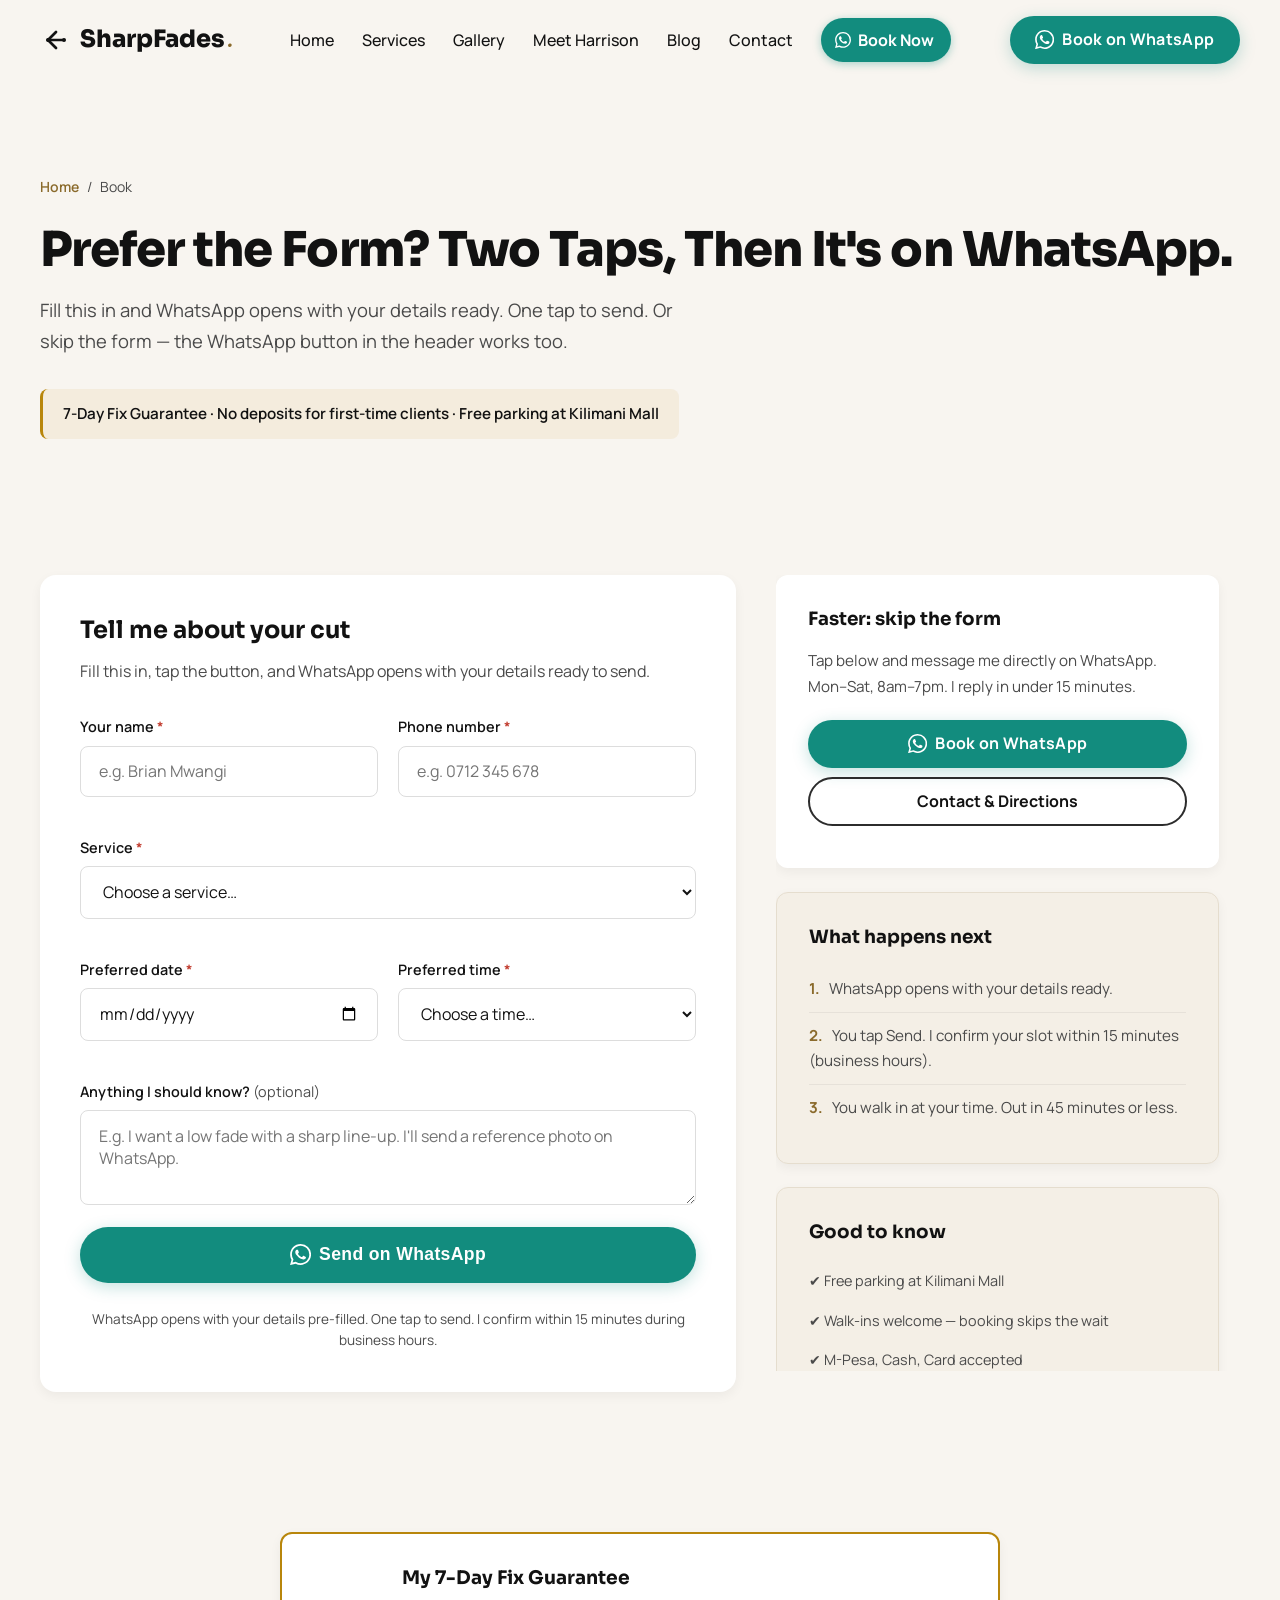
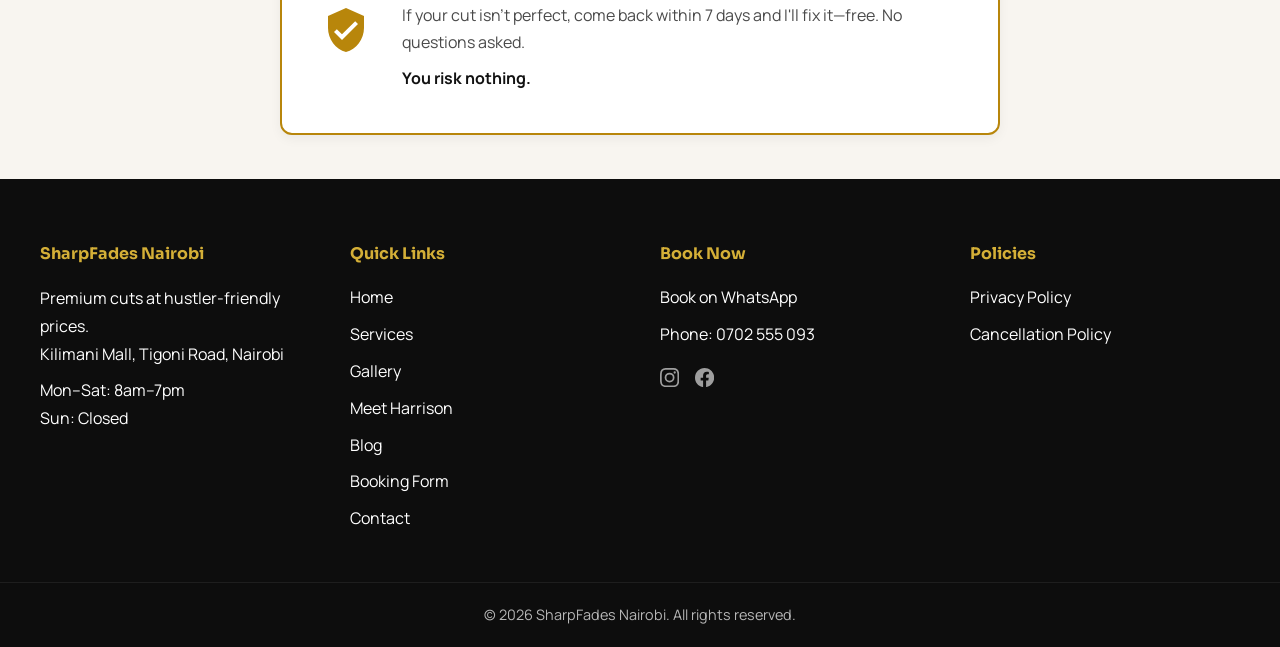
<file: book.html>
<!DOCTYPE html>
<html lang="en" class="no-js">
<head>
    <meta charset="UTF-8">
    <meta name="viewport" content="width=device-width, initial-scale=1.0">
    <title>Book Your Slot | SharpFades Nairobi</title>
    <meta name="description" content="Fill in the form and WhatsApp opens with your details ready. One tap to send. I confirm within 15 minutes during business hours.">
    <meta name="robots" content="index, follow">
    <meta name="theme-color" content="#0D0D0D">
    <link rel="canonical" href="https://www.sharpsfades.co.ke/book.html">

    <link rel="icon" href="data:image/svg+xml,%3Csvg xmlns='http://www.w3.org/2000/svg' viewBox='0 0 32 32'%3E%3Crect width='32' height='32' rx='7' fill='%230D0D0D'/%3E%3Cg fill='none' stroke='%23B8860B' stroke-width='2' stroke-linecap='round'%3E%3Cpath d='M7 16h18'/%3E%3Cpath d='M7 16l6-6'/%3E%3Cpath d='M7 16l6 6'/%3E%3C/g%3E%3Ccircle cx='7' cy='16' r='2' fill='%23B8860B'/%3E%3Ccircle cx='25' cy='16' r='2' fill='%23B8860B'/%3E%3C/svg%3E">
    <link rel="apple-touch-icon" href="data:image/svg+xml,%3Csvg xmlns='http://www.w3.org/2000/svg' viewBox='0 0 32 32'%3E%3Crect width='32' height='32' rx='7' fill='%230D0D0D'/%3E%3Cg fill='none' stroke='%23B8860B' stroke-width='2' stroke-linecap='round'%3E%3Cpath d='M7 16h18'/%3E%3Cpath d='M7 16l6-6'/%3E%3Cpath d='M7 16l6 6'/%3E%3C/g%3E%3Ccircle cx='7' cy='16' r='2' fill='%23B8860B'/%3E%3Ccircle cx='25' cy='16' r='2' fill='%23B8860B'/%3E%3C/svg%3E">

    <meta property="og:type" content="website">
    <meta property="og:url" content="https://www.sharpsfades.co.ke/book.html">
    <meta property="og:title" content="Book Your Slot | SharpFades Nairobi">
    <meta property="og:description" content="Fill the form. WhatsApp opens with your details ready.">

    <link rel="preconnect" href="https://fonts.googleapis.com">
    <link rel="preconnect" href="https://fonts.gstatic.com" crossorigin>
    <link rel="preload" as="style" href="https://fonts.googleapis.com/css2?family=Manrope:wght@400;500;700;800&family=Sora:wght@600;700;800&family=Great+Vibes&display=swap">
    <link rel="stylesheet" href="https://fonts.googleapis.com/css2?family=Manrope:wght@400;500;700;800&family=Sora:wght@600;700;800&family=Great+Vibes&display=swap" media="print" onload="this.media='all'">
    <noscript>
        <link rel="stylesheet" href="https://fonts.googleapis.com/css2?family=Manrope:wght@400;500;700;800&family=Sora:wght@600;700;800&family=Great+Vibes&display=swap">
    </noscript>

    <link rel="stylesheet" href="styles.css">
    <script defer src="script.js"></script>
    <script>
        document.documentElement.classList.add('js');
        document.documentElement.classList.remove('no-js');
        setTimeout(function () {
            if (!window.sfReady) {
                document.documentElement.classList.remove('js');
                document.documentElement.classList.add('no-js');
            }
        }, 1500);
    </script>
</head>
<body>
    <div class="scroll-progress" id="scroll-progress" aria-hidden="true"></div>
    <a class="skip-link" href="#main-content">Skip to main content</a>

    <header class="site-header" id="site-header">
        <div class="container header-inner">
            <a href="index.html" class="logo" aria-label="SharpFades Nairobi Home">
                <svg class="logo-icon" width="32" height="32" viewBox="0 0 24 24" fill="none" xmlns="http://www.w3.org/2000/svg" aria-hidden="true">
                    <path d="M6 12L18 12" stroke="currentColor" stroke-width="2" stroke-linecap="round"/>
                    <path d="M6 12L12 6" stroke="currentColor" stroke-width="2" stroke-linecap="round"/>
                    <path d="M6 12L12 18" stroke="currentColor" stroke-width="2" stroke-linecap="round"/>
                    <circle cx="6" cy="12" r="1.5" fill="currentColor"/>
                    <circle cx="18" cy="12" r="1.5" fill="currentColor"/>
                </svg>
                <span>SharpFades<span class="logo-accent">.</span></span>
            </a>
            <nav class="main-nav" aria-label="Main navigation">
                <ul>
                    <li><a href="index.html#home">Home</a></li>
                    <li><a href="services.html">Services</a></li>
                    <li><a href="gallery.html">Gallery</a></li>
                    <li><a href="about.html">Meet Harrison</a></li>
                    <li><a href="blog.html">Blog</a></li>
                    <li><a href="index.html#contact">Contact</a></li>
                    <li><a href="https://wa.me/254702555093?text=Hi%20SharpFades!%20I'd%20like%20to%20book%20an%20appointment.%20What%20times%20do%20you%20have%20available%3F" class="nav-book" data-track-location="nav" data-service="Book" target="_blank" rel="noopener">
                        <svg class="icon" aria-hidden="true"><use href="#icon-whatsapp"></use></svg>
                        Book Now
                    </a></li>
                </ul>
            </nav>
            <div class="header-actions">
                <a href="https://wa.me/254702555093?text=Hi%20SharpFades!%20I'd%20like%20to%20book%20an%20appointment.%20What%20times%20do%20you%20have%20available%3F" class="btn btn-whatsapp" data-track-location="header" data-service="Book" aria-label="Book on WhatsApp" target="_blank" rel="noopener">
                    <svg class="icon" aria-hidden="true" focusable="false"><use href="#icon-whatsapp"></use></svg>
                    <span>Book on WhatsApp</span>
                </a>
                <button class="nav-toggle" type="button" aria-expanded="false" aria-controls="mobile-menu" aria-label="Toggle navigation">
                    <span class="hamburger"></span>
                </button>
            </div>
        </div>
        <nav class="mobile-menu" id="mobile-menu" aria-label="Mobile navigation">
            <ul>
                <li><a href="index.html#home">Home</a></li>
                <li><a href="services.html">Services</a></li>
                <li><a href="gallery.html">Gallery</a></li>
                <li><a href="about.html">Meet Harrison</a></li>
                <li><a href="blog.html">Blog</a></li>
                <li><a href="index.html#contact">Contact</a></li>
            </ul>
            <a href="https://wa.me/254702555093?text=Hi%20SharpFades!%20I'd%20like%20to%20book%20an%20appointment.%20What%20times%20do%20you%20have%20available%3F" class="btn btn-whatsapp btn-block" data-track-location="mobile-menu" data-service="Book" target="_blank" rel="noopener">
                <svg class="icon" aria-hidden="true"><use href="#icon-whatsapp"></use></svg>
                Book on WhatsApp
            </a>
            <a href="index.html#contact" class="btn btn-outline btn-block" data-track-location="mobile-menu" data-cta-type="contact">Contact &amp; Directions</a>
        </nav>
    </header>

    <main id="main-content">
        <section class="page-hero">
            <div class="container">
                <nav class="breadcrumb" aria-label="Breadcrumb">
                    <a href="index.html">Home</a>
                    <span aria-hidden="true">/</span>
                    <span aria-current="page">Book</span>
                </nav>
                <h1 class="page-title">Prefer the Form? Two Taps, Then It's on WhatsApp.</h1>
                <p class="page-subtitle">Fill this in and WhatsApp opens with your details ready. One tap to send. Or skip the form — the WhatsApp button in the header works too.</p>
                <p class="policy-trust-line">7-Day Fix Guarantee &middot; No deposits for first-time clients &middot; Free parking at Kilimani Mall</p>
            </div>
        </section>

        <section class="booking-section">
            <div class="container booking-layout">
                <div class="booking-form-wrap">
                    <h2 class="booking-title">Tell me about your cut</h2>
                    <p class="booking-sub">Fill this in, tap the button, and WhatsApp opens with your details ready to send.</p>

                    <form class="booking-form" id="booking-form" novalidate>
                        <div class="form-row">
                            <div class="form-field">
                                <label for="bf-name">Your name <span class="required">*</span></label>
                                <input type="text" id="bf-name" name="name" autocomplete="name" required placeholder="e.g. Brian Mwangi">
                                <span class="field-error" data-error-for="bf-name" aria-live="polite"></span>
                            </div>
                            <div class="form-field">
                                <label for="bf-phone">Phone number <span class="required">*</span></label>
                                <input type="tel" id="bf-phone" name="phone" autocomplete="tel" required placeholder="e.g. 0712 345 678">
                                <span class="field-error" data-error-for="bf-phone" aria-live="polite"></span>
                            </div>
                        </div>

                        <div class="form-field">
                            <label for="bf-service">Service <span class="required">*</span></label>
                            <select id="bf-service" name="service" required>
                                <option value="">Choose a service…</option>
                                <optgroup label="Haircuts">
                                    <option value="Basic Clipper Cut (KES 200)">Basic Clipper Cut — KES 200</option>
                                    <option value="Classic Scissor Cut (KES 300)">Classic Scissor Cut — KES 300</option>
                                    <option value="Premium Fade (KES 500)">Premium Fade — KES 500</option>
                                    <option value="Kids Cut (KES 200)">Kids Cut — KES 200</option>
                                    <option value="Student Cut (KES 250)">Student Cut — KES 250</option>
                                    <option value="Afro Sculpting (KES 400)">Afro Sculpting — KES 400</option>
                                </optgroup>
                                <optgroup label="Beard & Shave">
                                    <option value="Beard Trim & Shape (KES 200)">Beard Trim &amp; Shape — KES 200</option>
                                    <option value="Beard Sculpt & Line-up (KES 300)">Beard Sculpt &amp; Line-up — KES 300</option>
                                    <option value="Hot Towel Shave (KES 400)">Hot Towel Shave — KES 400</option>
                                    <option value="Beard & Haircut Combo (KES 600)">Beard &amp; Haircut Combo — KES 600</option>
                                </optgroup>
                                <optgroup label="Packages">
                                    <option value="The Executive (KES 500)">The Executive Package — KES 500</option>
                                    <option value="The Hustler (KES 700)">The Hustler Package — KES 700</option>
                                    <option value="The Mogul (KES 1,200)">The Mogul Package — KES 1,200</option>
                                </optgroup>
                                <optgroup label="Grooming & Add-ons">
                                    <option value="Eyebrow Grooming (KES 100)">Eyebrow Grooming — KES 100</option>
                                    <option value="Facial Scrub / Mask (KES 300)">Facial Scrub / Mask — KES 300</option>
                                    <option value="Scalp Massage (KES 200)">Scalp Massage — KES 200</option>
                                    <option value="Hair Treatment (KES 400)">Hair Treatment — KES 400</option>
                                    <option value="Dreadlock Maintenance (from KES 500)">Dreadlock Maintenance — from KES 500</option>
                                </optgroup>
                                <option value="Not sure — recommend something">Not sure — recommend something</option>
                            </select>
                            <span class="field-error" data-error-for="bf-service" aria-live="polite"></span>
                        </div>

                        <div class="form-row">
                            <div class="form-field">
                                <label for="bf-date">Preferred date <span class="required">*</span></label>
                                <input type="date" id="bf-date" name="date" required>
                                <span class="field-error" data-error-for="bf-date" aria-live="polite"></span>
                            </div>
                            <div class="form-field">
                                <label for="bf-time">Preferred time <span class="required">*</span></label>
                                <select id="bf-time" name="time" required>
                                    <option value="">Choose a time…</option>
                                    <option value="8:00 AM">8:00 AM</option>
                                    <option value="9:00 AM">9:00 AM</option>
                                    <option value="10:00 AM">10:00 AM</option>
                                    <option value="11:00 AM">11:00 AM</option>
                                    <option value="12:00 PM">12:00 PM</option>
                                    <option value="1:00 PM">1:00 PM</option>
                                    <option value="2:00 PM">2:00 PM</option>
                                    <option value="3:00 PM">3:00 PM</option>
                                    <option value="4:00 PM">4:00 PM</option>
                                    <option value="5:00 PM">5:00 PM</option>
                                    <option value="6:00 PM">6:00 PM</option>
                                    <option value="6:30 PM">6:30 PM</option>
                                </select>
                                <span class="field-error" data-error-for="bf-time" aria-live="polite"></span>
                            </div>
                        </div>

                        <div class="form-field">
                            <label for="bf-notes">Anything I should know? <span class="optional">(optional)</span></label>
                            <textarea id="bf-notes" name="notes" rows="3" placeholder="E.g. I want a low fade with a sharp line-up. I'll send a reference photo on WhatsApp."></textarea>
                        </div>

                        <button type="submit" class="btn btn-whatsapp btn-lg btn-block">
                            <svg class="icon" aria-hidden="true"><use href="#icon-whatsapp"></use></svg>
                            <span>Send on WhatsApp</span>
                        </button>
                        <p class="form-footnote">WhatsApp opens with your details pre-filled. One tap to send. I confirm within 15 minutes during business hours.</p>
                    </form>

                    <div id="booking-success" class="booking-success" hidden role="status" aria-live="polite">
                        <h3 tabindex="-1">✓ WhatsApp is opening…</h3>
                        <div id="booking-summary"></div>
                    </div>
                </div>

                <aside class="booking-sidebar">
                    <div class="sidebar-card">
                        <h3>Faster: skip the form</h3>
                        <p>Tap below and message me directly on WhatsApp. Mon–Sat, 8am–7pm. I reply in under 15 minutes.</p>
                        <a href="https://wa.me/254702555093?text=Hi%20SharpFades!%20I'd%20like%20to%20book%20an%20appointment.%20What%20times%20do%20you%20have%20available%3F" class="btn btn-whatsapp btn-block" data-track-location="booking-sidebar" data-service="Book" target="_blank" rel="noopener">
                            <svg class="icon" aria-hidden="true"><use href="#icon-whatsapp"></use></svg>
                            Book on WhatsApp
                        </a>
                        <a href="index.html#contact" class="btn btn-outline btn-block" data-track-location="booking-sidebar" data-cta-type="contact">Contact &amp; Directions</a>
                    </div>

                    <div class="sidebar-card sidebar-card--info">
                        <h3>What happens next</h3>
                        <ol class="sidebar-steps">
                            <li><strong>1.</strong> WhatsApp opens with your details ready.</li>
                            <li><strong>2.</strong> You tap Send. I confirm your slot within 15 minutes (business hours).</li>
                            <li><strong>3.</strong> You walk in at your time. Out in 45 minutes or less.</li>
                        </ol>
                    </div>

                    <div class="sidebar-card sidebar-card--info">
                        <h3>Good to know</h3>
                        <ul class="sidebar-list">
                            <li>✔ Free parking at Kilimani Mall</li>
                            <li>✔ Walk-ins welcome — booking skips the wait</li>
                            <li>✔ M-Pesa, Cash, Card accepted</li>
                            <li>✔ 4 hours' notice to cancel or reschedule — no fees</li>
                            <li>✔ 7-Day Fix Guarantee on every cut</li>
                        </ul>
                    </div>
                </aside>
            </div>
        </section>

        <section class="guarantee-section">
            <div class="container">
                <div class="guarantee-box">
                    <div class="guarantee-icon"><svg class="icon" aria-hidden="true"><use href="#icon-guarantee"></use></svg></div>
                    <div class="guarantee-content">
                        <h3>My 7-Day Fix Guarantee</h3>
                        <p>If your cut isn't perfect, come back within 7 days and I'll fix it—free. No questions asked.</p>
                        <p><strong>You risk nothing.</strong></p>
                    </div>
                </div>
            </div>
        </section>
    </main>

    <footer class="site-footer">
        <div class="container footer-grid">
            <div class="footer-col">
                <h4>SharpFades Nairobi</h4>
                <p>Premium cuts at hustler-friendly prices.<br>Kilimani Mall, Tigoni Road, Nairobi</p>
                <p>Mon–Sat: 8am–7pm<br>Sun: Closed</p>
            </div>
            <div class="footer-col">
                <h4>Quick Links</h4>
                <ul>
                    <li><a href="index.html#home">Home</a></li>
                    <li><a href="services.html">Services</a></li>
                    <li><a href="gallery.html">Gallery</a></li>
                    <li><a href="about.html">Meet Harrison</a></li>
                    <li><a href="blog.html">Blog</a></li>
                    <li><a href="book.html">Booking Form</a></li>
                    <li><a href="index.html#contact">Contact</a></li>
                </ul>
            </div>
            <div class="footer-col">
                <h4>Book Now</h4>
                <ul>
                    <li><a href="https://wa.me/254702555093?text=Hi%20SharpFades!%20I'd%20like%20to%20book%20an%20appointment." target="_blank" rel="noopener" data-track-location="footer" data-service="Book">Book on WhatsApp</a></li>
                    <li><a href="index.html#contact" data-track-location="footer">Phone: 0702 555 093</a></li>
                </ul>
                <div class="social-links">
                    <a href="#social" aria-label="Instagram (placeholder)" aria-disabled="true"><svg class="icon" aria-hidden="true"><use href="#icon-instagram"></use></svg></a>
                    <a href="#social" aria-label="Facebook (placeholder)" aria-disabled="true"><svg class="icon" aria-hidden="true"><use href="#icon-facebook"></use></svg></a>
                </div>
            </div>
            <div class="footer-col">
                <h4>Policies</h4>
                <ul>
                    <li><a href="privacy-policy.html">Privacy Policy</a></li>
                    <li><a href="cancellation-policy.html">Cancellation Policy</a></li>
                </ul>
            </div>
        </div>
        <div class="footer-bottom">
            <div class="container">
                <p>&copy; 2026 SharpFades Nairobi. All rights reserved.</p>
            </div>
        </div>
    </footer>

    <div class="mobile-sticky-bar" id="mobile-sticky-bar">
        <a href="https://wa.me/254702555093?text=Hi%20SharpFades!%20I'd%20like%20to%20book%20an%20appointment.%20What%20times%20do%20you%20have%20available%3F" class="btn btn-whatsapp btn-block" data-track-location="sticky-bar" data-service="Book" target="_blank" rel="noopener">
            <svg class="icon" aria-hidden="true"><use href="#icon-whatsapp"></use></svg>
            <span>Book on WhatsApp</span>
        </a>
    </div>

    <button id="back-to-top" class="back-to-top" type="button" aria-label="Back to top">
        <svg class="icon" aria-hidden="true" focusable="false"><use href="#icon-arrow-up"></use></svg>
    </button>

    <svg xmlns="http://www.w3.org/2000/svg" style="display: none;" aria-hidden="true">
        <symbol id="icon-whatsapp" viewBox="0 0 24 24"><path fill="currentColor" d="M17.472 14.382c-.297-.149-1.758-.867-2.03-.967-.273-.099-.471-.148-.67.15-.197.297-.767.966-.94 1.164-.173.199-.347.223-.644.075-.297-.15-1.255-.463-2.39-1.475-.883-.788-1.48-1.761-1.653-2.059-.173-.297-.018-.458.13-.606.134-.133.298-.347.446-.52.149-.174.198-.298.298-.497.099-.198.05-.371-.025-.52-.075-.149-.669-1.612-.916-2.207-.242-.579-.487-.5-.669-.51-.173-.008-.371-.01-.57-.01-.198 0-.52.074-.792.372-.272.297-1.04 1.016-1.04 2.479 0 1.462 1.065 2.875 1.213 3.074.149.198 2.096 3.2 5.077 4.487.709.306 1.262.489 1.694.625.712.227 1.36.195 1.871.118.571-.085 1.758-.719 2.006-1.413.248-.694.248-1.289.173-1.413-.074-.124-.272-.198-.57-.347m-5.421 7.403h-.004a9.87 9.87 0 01-5.031-1.378l-.361-.214-3.741.982.998-3.648-.235-.374a9.86 9.86 0 01-1.51-5.26c.001-5.45 4.436-9.884 9.888-9.884 2.64 0 5.122 1.03 6.988 2.898a9.825 9.825 0 012.893 6.994c-.003 5.45-4.437 9.884-9.885 9.884m8.413-18.297A11.815 11.815 0 0012.05 0C5.495 0 .16 5.335.157 11.892c0 2.096.547 4.142 1.588 5.945L.057 24l6.305-1.654a11.882 11.882 0 005.683 1.448h.005c6.554 0 11.89-5.335 11.893-11.893a11.821 11.821 0 00-3.48-8.413z"/></symbol>
        <symbol id="icon-phone" viewBox="0 0 24 24"><path fill="currentColor" d="M6.62 10.79c1.44 2.83 3.76 5.14 6.59 6.59l2.2-2.2c.27-.27.67-.36 1.02-.24 1.12.37 2.33.57 3.57.57.55 0 1 .45 1 1V20c0 .55-.45 1-1 1-9.39 0-17-7.61-17-17 0-.55.45-1 1-1h3.5c.55 0 1 .45 1 1 0 1.25.2 2.45.57 3.57.11.35.03.74-.25 1.02l-2.2 2.2z"/></symbol>
        <symbol id="icon-instagram" viewBox="0 0 24 24"><path fill="currentColor" d="M12 2.163c3.204 0 3.584.012 4.85.07 3.252.148 4.771 1.691 4.919 4.919.058 1.265.069 1.645.069 4.849 0 3.205-.012 3.584-.069 4.849-.149 3.225-1.664 4.771-4.919 4.919-1.266.058-1.644.07-4.85.07-3.204 0-3.584-.012-4.849-.07-3.26-.149-4.771-1.699-4.919-4.92-.058-1.265-.07-1.644-.07-4.849 0-3.204.013-3.583.07-4.849.149-3.227 1.664-4.771 4.919-4.919 1.266-.057 1.645-.069 4.849-.069zm0-2.163c-3.259 0-3.667.014-4.947.072-4.358.2-6.78 2.618-6.98 6.98-.059 1.281-.073 1.689-.073 4.948 0 3.259.014 3.668.072 4.948.2 4.358 2.618 6.78 6.98 6.98 1.281.058 1.689.072 4.948.072 3.259 0 3.668-.014 4.948-.072 4.354-.2 6.782-2.618 6.979-6.98.059-1.28.073-1.689.073-4.948 0-3.259-.014-3.667-.072-4.947-.196-4.354-2.617-6.78-6.979-6.98-1.281-.059-1.69-.073-4.949-.073zm0 5.838a6.162 6.162 0 100 12.324 6.162 6.162 0 000-12.324zm0 10.162a4 4 0 110-8 4 4 0 010 8zm6.406-11.845a1.44 1.44 0 100 2.881 1.44 1.44 0 000-2.881z"/></symbol>
        <symbol id="icon-facebook" viewBox="0 0 24 24"><path fill="currentColor" d="M24 12.073c0-6.627-5.373-12-12-12s-12 5.373-12 12c0 5.99 4.388 10.954 10.125 11.854v-8.385H7.078v-3.47h3.047V9.43c0-3.007 1.792-4.669 4.533-4.669 1.312 0 2.686.235 2.686.235v2.953H15.83c-1.491 0-1.956.925-1.956 1.874v2.25h3.328l-.532 3.47h-2.796v8.385C19.612 23.027 24 18.062 24 12.073z"/></symbol>
        <symbol id="icon-guarantee" viewBox="0 0 24 24"><path fill="currentColor" d="M12 1L3 5v6c0 5.55 3.84 10.74 9 12 5.16-1.26 9-6.45 9-12V5l-9-4zm-2 16l-4-4 1.41-1.41L10 14.17l6.59-6.59L18 9l-8 8z"/></symbol>
        <symbol id="icon-arrow-up" viewBox="0 0 24 24"><path fill="currentColor" d="M12 4l-8 8h5v8h6v-8h5l-8-8z"/></symbol>
    </svg>
</body>
</html>
</file>
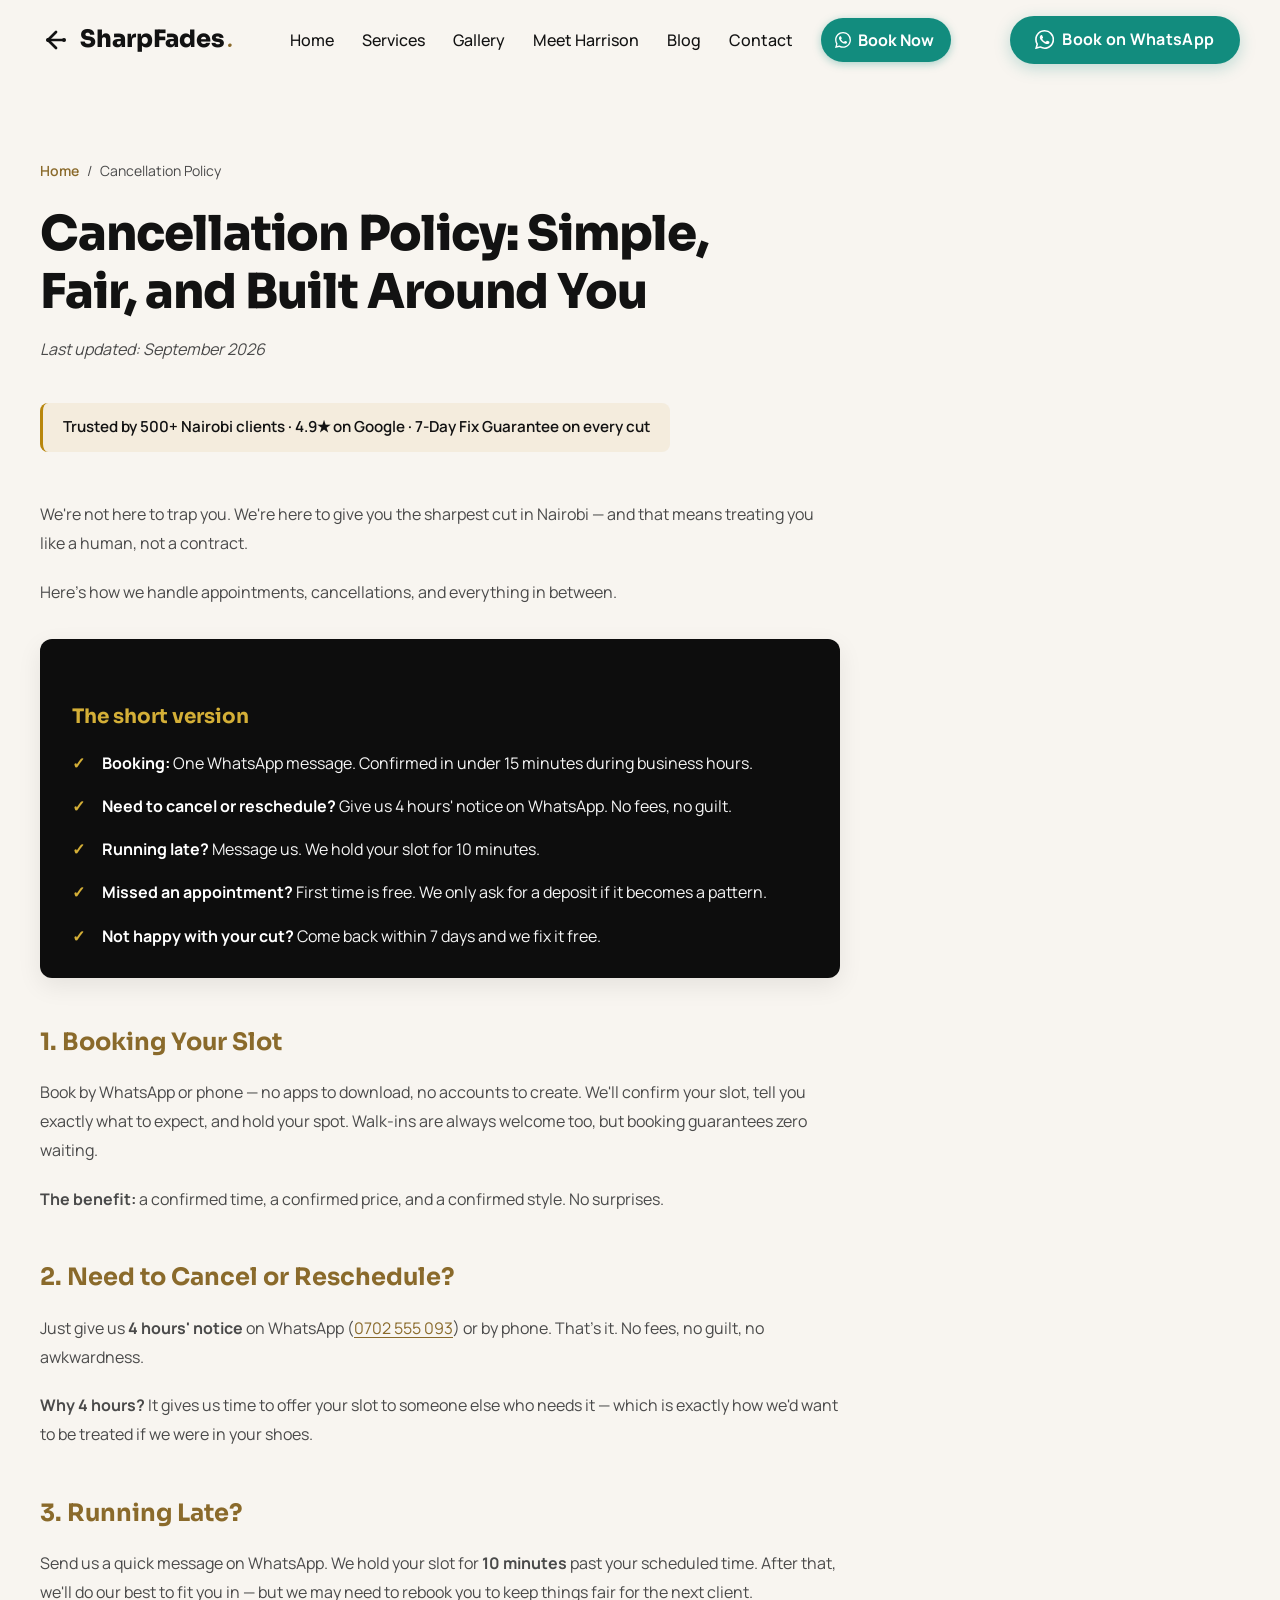
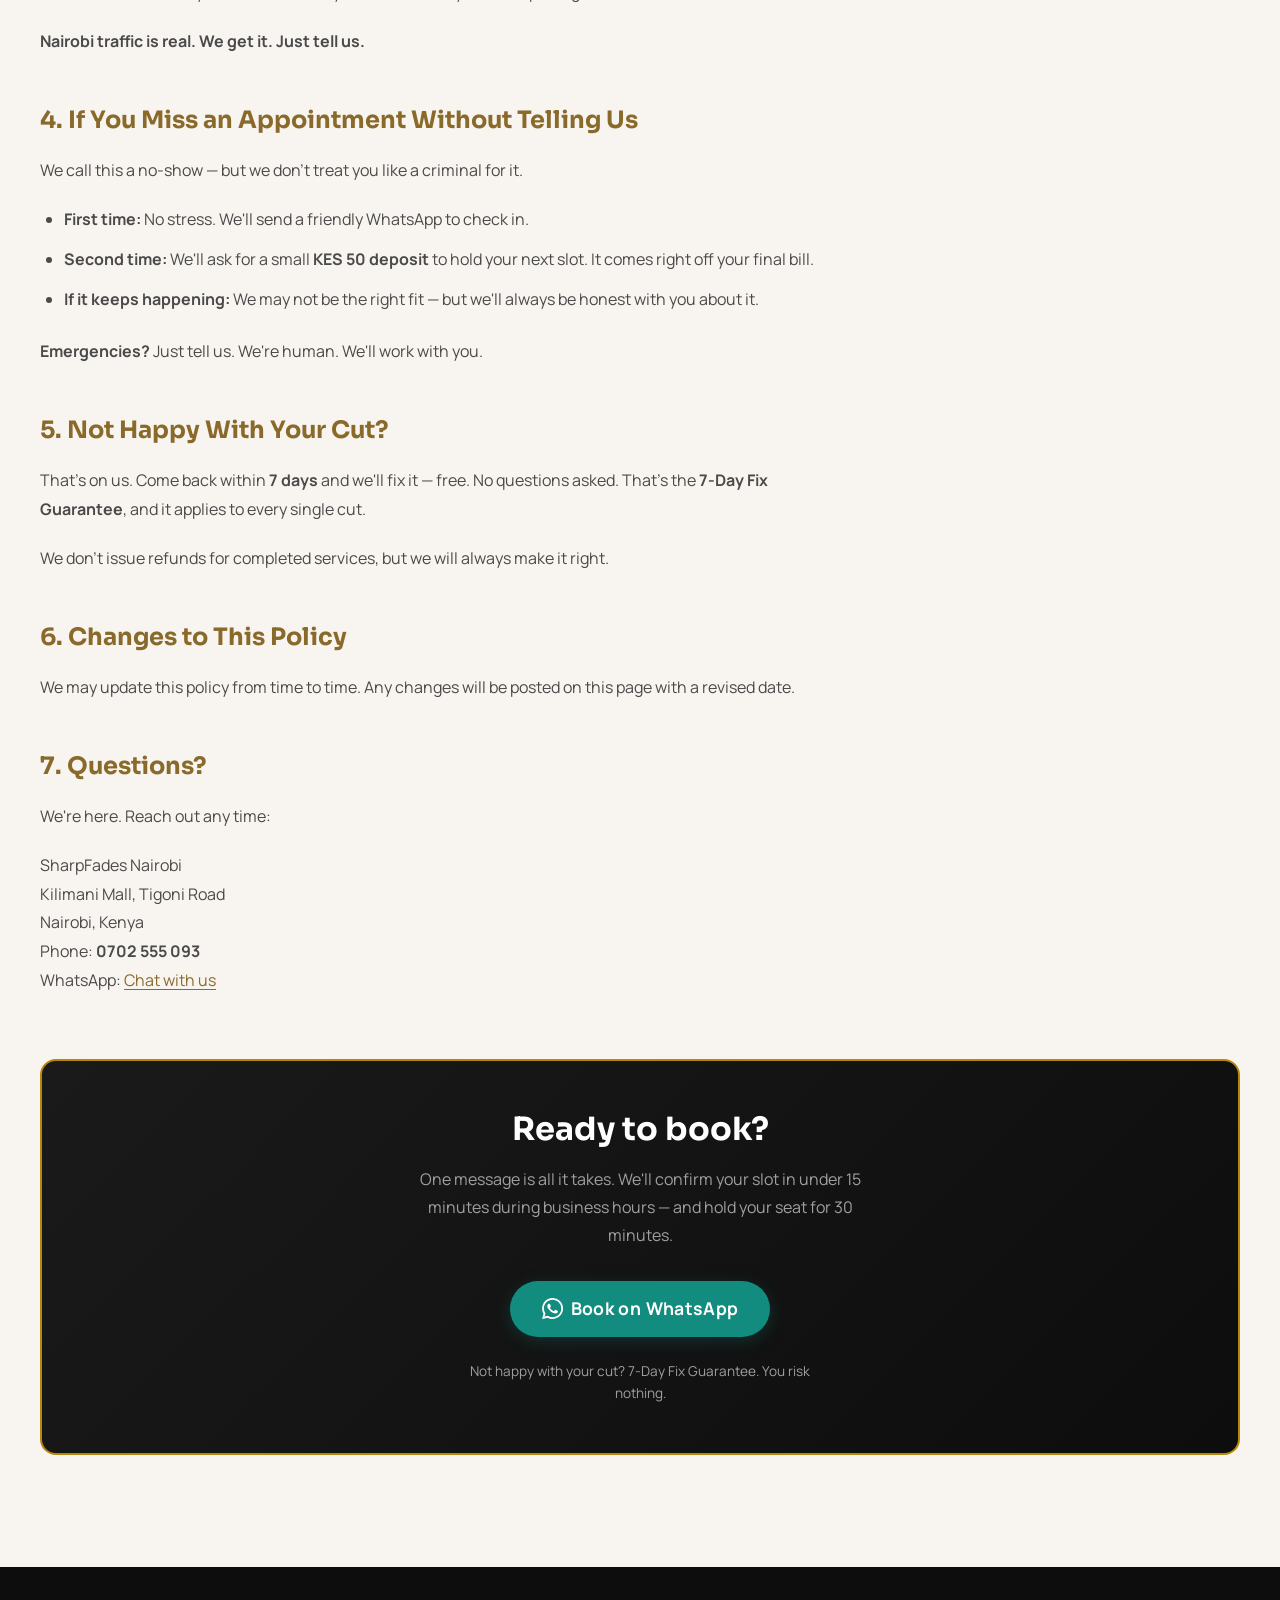
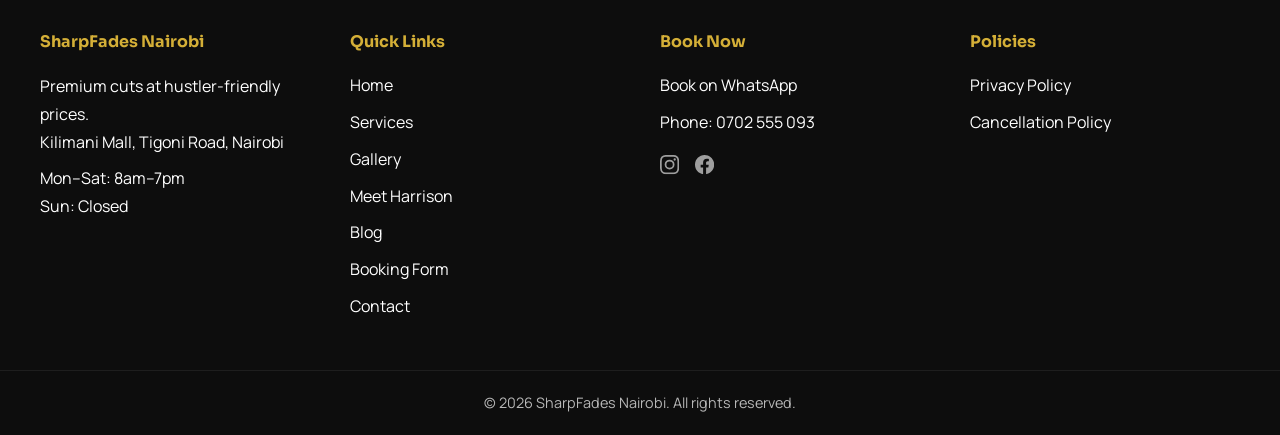
<file: cancellation-policy.html>
<!DOCTYPE html>
<html lang="en" class="no-js">
<head>
    <meta charset="UTF-8">
    <meta name="viewport" content="width=device-width, initial-scale=1.0">
    <title>Cancellation Policy | SharpFades Nairobi</title>
    <meta name="description" content="Simple, fair cancellation policy. Give us 4 hours' notice on WhatsApp and you're good — no fees, no guilt. Plus a 7-Day Fix Guarantee on every cut.">
    <meta name="robots" content="index, follow">
    <meta name="theme-color" content="#0D0D0D">
    <link rel="canonical" href="https://www.sharpsfades.co.ke/cancellation-policy.html">

    <link rel="icon" href="data:image/svg+xml,%3Csvg xmlns='http://www.w3.org/2000/svg' viewBox='0 0 32 32'%3E%3Crect width='32' height='32' rx='7' fill='%230D0D0D'/%3E%3Cg fill='none' stroke='%23B8860B' stroke-width='2' stroke-linecap='round'%3E%3Cpath d='M7 16h18'/%3E%3Cpath d='M7 16l6-6'/%3E%3Cpath d='M7 16l6 6'/%3E%3C/g%3E%3Ccircle cx='7' cy='16' r='2' fill='%23B8860B'/%3E%3Ccircle cx='25' cy='16' r='2' fill='%23B8860B'/%3E%3C/svg%3E">
    <link rel="apple-touch-icon" href="data:image/svg+xml,%3Csvg xmlns='http://www.w3.org/2000/svg' viewBox='0 0 32 32'%3E%3Crect width='32' height='32' rx='7' fill='%230D0D0D'/%3E%3Cg fill='none' stroke='%23B8860B' stroke-width='2' stroke-linecap='round'%3E%3Cpath d='M7 16h18'/%3E%3Cpath d='M7 16l6-6'/%3E%3Cpath d='M7 16l6 6'/%3E%3C/g%3E%3Ccircle cx='7' cy='16' r='2' fill='%23B8860B'/%3E%3Ccircle cx='25' cy='16' r='2' fill='%23B8860B'/%3E%3C/svg%3E">

    <meta property="og:type" content="website">
    <meta property="og:url" content="https://www.sharpsfades.co.ke/cancellation-policy.html">
    <meta property="og:title" content="Cancellation Policy | SharpFades Nairobi">
    <meta property="og:description" content="Simple, fair, and built around you. 4 hours' notice, no fees, no guilt.">

    <link rel="preconnect" href="https://fonts.googleapis.com">
    <link rel="preconnect" href="https://fonts.gstatic.com" crossorigin>
    <link rel="preload" as="style" href="https://fonts.googleapis.com/css2?family=Manrope:wght@400;500;700;800&family=Sora:wght@600;700;800&family=Great+Vibes&display=swap">
    <link rel="stylesheet" href="https://fonts.googleapis.com/css2?family=Manrope:wght@400;500;700;800&family=Sora:wght@600;700;800&family=Great+Vibes&display=swap" media="print" onload="this.media='all'">
    <noscript>
        <link rel="stylesheet" href="https://fonts.googleapis.com/css2?family=Manrope:wght@400;500;700;800&family=Sora:wght@600;700;800&family=Great+Vibes&display=swap">
    </noscript>

    <link rel="stylesheet" href="styles.css">
    <script defer src="script.js"></script>
    <script>
        document.documentElement.classList.add('js');
        document.documentElement.classList.remove('no-js');
        setTimeout(function () {
            if (!window.sfReady) {
                document.documentElement.classList.remove('js');
                document.documentElement.classList.add('no-js');
            }
        }, 1500);
    </script>
</head>
<body>
    <div class="scroll-progress" id="scroll-progress" aria-hidden="true"></div>
    <a class="skip-link" href="#main-content">Skip to main content</a>

    <header class="site-header" id="site-header">
        <div class="container header-inner">
            <a href="index.html" class="logo" aria-label="SharpFades Nairobi Home">
                <svg class="logo-icon" width="32" height="32" viewBox="0 0 24 24" fill="none" xmlns="http://www.w3.org/2000/svg" aria-hidden="true">
                    <path d="M6 12L18 12" stroke="currentColor" stroke-width="2" stroke-linecap="round"/>
                    <path d="M6 12L12 6" stroke="currentColor" stroke-width="2" stroke-linecap="round"/>
                    <path d="M6 12L12 18" stroke="currentColor" stroke-width="2" stroke-linecap="round"/>
                    <circle cx="6" cy="12" r="1.5" fill="currentColor"/>
                    <circle cx="18" cy="12" r="1.5" fill="currentColor"/>
                </svg>
                <span>SharpFades<span class="logo-accent">.</span></span>
            </a>
            <nav class="main-nav" aria-label="Main navigation">
                <ul>
                    <li><a href="index.html#home">Home</a></li>
                    <li><a href="services.html">Services</a></li>
                    <li><a href="gallery.html">Gallery</a></li>
                    <li><a href="about.html">Meet Harrison</a></li>
                    <li><a href="blog.html">Blog</a></li>
                    <li><a href="index.html#contact">Contact</a></li>
                    <li><a href="https://wa.me/254702555093?text=Hi%20SharpFades!%20I'd%20like%20to%20book%20an%20appointment.%20What%20times%20do%20you%20have%20available%3F" class="nav-book" data-track-location="nav" data-service="Book" target="_blank" rel="noopener">
                        <svg class="icon" aria-hidden="true"><use href="#icon-whatsapp"></use></svg>
                        Book Now
                    </a></li>
                </ul>
            </nav>
            <div class="header-actions">
                <a href="https://wa.me/254702555093?text=Hi%20SharpFades!%20I'd%20like%20to%20book%20an%20appointment.%20What%20times%20do%20you%20have%20available%3F" class="btn btn-whatsapp" data-track-location="header" data-service="Book" aria-label="Book on WhatsApp" target="_blank" rel="noopener">
                    <svg class="icon" aria-hidden="true" focusable="false"><use href="#icon-whatsapp"></use></svg>
                    <span>Book on WhatsApp</span>
                </a>
                <button class="nav-toggle" type="button" aria-expanded="false" aria-controls="mobile-menu" aria-label="Toggle navigation">
                    <span class="hamburger"></span>
                </button>
            </div>
        </div>
        <nav class="mobile-menu" id="mobile-menu" aria-label="Mobile navigation">
            <ul>
                <li><a href="index.html#home">Home</a></li>
                <li><a href="services.html">Services</a></li>
                <li><a href="gallery.html">Gallery</a></li>
                <li><a href="about.html">Meet Harrison</a></li>
                <li><a href="blog.html">Blog</a></li>
                <li><a href="index.html#contact">Contact</a></li>
            </ul>
            <a href="https://wa.me/254702555093?text=Hi%20SharpFades!%20I'd%20like%20to%20book%20an%20appointment.%20What%20times%20do%20you%20have%20available%3F" class="btn btn-whatsapp btn-block" data-track-location="mobile-menu" data-service="Book" target="_blank" rel="noopener">
                <svg class="icon" aria-hidden="true"><use href="#icon-whatsapp"></use></svg>
                Book on WhatsApp
            </a>
            <a href="index.html#contact" class="btn btn-outline btn-block" data-track-location="mobile-menu" data-cta-type="contact">Contact &amp; Directions</a>
        </nav>
    </header>

    <main id="main-content">
        <section class="page-section">
            <div class="container">
                <nav class="breadcrumb" aria-label="Breadcrumb">
                    <a href="index.html">Home</a>
                    <span aria-hidden="true">/</span>
                    <span aria-current="page">Cancellation Policy</span>
                </nav>

                <h1 class="page-title">Cancellation Policy: Simple, Fair, and Built Around You</h1>
                <p class="last-updated">Last updated: September 2026</p>

                <p class="policy-trust-line">
                    Trusted by 500+ Nairobi clients &middot; 4.9★ on Google &middot; 7-Day Fix Guarantee on every cut
                </p>

                <div class="policy-content">
                    <p>We're not here to trap you. We're here to give you the sharpest cut in Nairobi — and that means treating you like a human, not a contract.</p>
                    <p>Here's how we handle appointments, cancellations, and everything in between.</p>

                    <aside class="policy-callout">
                        <h2>The short version</h2>
                        <ul>
                            <li><strong>Booking:</strong> One WhatsApp message. Confirmed in under 15 minutes during business hours.</li>
                            <li><strong>Need to cancel or reschedule?</strong> Give us 4 hours' notice on WhatsApp. No fees, no guilt.</li>
                            <li><strong>Running late?</strong> Message us. We hold your slot for 10 minutes.</li>
                            <li><strong>Missed an appointment?</strong> First time is free. We only ask for a deposit if it becomes a pattern.</li>
                            <li><strong>Not happy with your cut?</strong> Come back within 7 days and we fix it free.</li>
                        </ul>
                    </aside>

                    <h2>1. Booking Your Slot</h2>
                    <p>Book by WhatsApp or phone — no apps to download, no accounts to create. We'll confirm your slot, tell you exactly what to expect, and hold your spot. Walk-ins are always welcome too, but booking guarantees zero waiting.</p>
                    <p><strong>The benefit:</strong> a confirmed time, a confirmed price, and a confirmed style. No surprises.</p>

                    <h2>2. Need to Cancel or Reschedule?</h2>
                    <p>Just give us <strong>4 hours' notice</strong> on WhatsApp (<a href="https://wa.me/254702555093?text=Hi%20SharpFades!%20I%20need%20to%20cancel%20or%20reschedule%20my%20appointment." target="_blank" rel="noopener">0702 555 093</a>) or by phone. That's it. No fees, no guilt, no awkwardness.</p>
                    <p><strong>Why 4 hours?</strong> It gives us time to offer your slot to someone else who needs it — which is exactly how we'd want to be treated if we were in your shoes.</p>

                    <h2>3. Running Late?</h2>
                    <p>Send us a quick message on WhatsApp. We hold your slot for <strong>10 minutes</strong> past your scheduled time. After that, we'll do our best to fit you in — but we may need to rebook you to keep things fair for the next client.</p>
                    <p><strong>Nairobi traffic is real. We get it. Just tell us.</strong></p>

                    <h2>4. If You Miss an Appointment Without Telling Us</h2>
                    <p>We call this a no-show — but we don't treat you like a criminal for it.</p>
                    <ul>
                        <li><strong>First time:</strong> No stress. We'll send a friendly WhatsApp to check in.</li>
                        <li><strong>Second time:</strong> We'll ask for a small <strong>KES 50 deposit</strong> to hold your next slot. It comes right off your final bill.</li>
                        <li><strong>If it keeps happening:</strong> We may not be the right fit — but we'll always be honest with you about it.</li>
                    </ul>
                    <p><strong>Emergencies?</strong> Just tell us. We're human. We'll work with you.</p>

                    <h2>5. Not Happy With Your Cut?</h2>
                    <p>That's on us. Come back within <strong>7 days</strong> and we'll fix it — free. No questions asked. That's the <strong>7-Day Fix Guarantee</strong>, and it applies to every single cut.</p>
                    <p>We don't issue refunds for completed services, but we will always make it right.</p>

                    <h2>6. Changes to This Policy</h2>
                    <p>We may update this policy from time to time. Any changes will be posted on this page with a revised date.</p>

                    <h2>7. Questions?</h2>
                    <p>We're here. Reach out any time:</p>
                    <p>
                        SharpFades Nairobi<br>
                        Kilimani Mall, Tigoni Road<br>
                        Nairobi, Kenya<br>
                        Phone: <strong>0702 555 093</strong><br>
                        WhatsApp: <a href="https://wa.me/254702555093?text=Hi%20SharpFades!%20I%20have%20a%20question%20about%20your%20cancellation%20policy." target="_blank" rel="noopener">Chat with us</a>
                    </p>
                </div>

                <aside class="policy-cta">
                    <h2>Ready to book?</h2>
                    <p>One message is all it takes. We'll confirm your slot in under 15 minutes during business hours — and hold your seat for 30 minutes.</p>
                    <a href="https://wa.me/254702555093?text=Hi%20SharpFades!%20I'd%20like%20to%20book%20an%20appointment.%20What%20times%20do%20you%20have%20available%3F" class="btn btn-whatsapp btn-lg" data-track-location="cancellation-cta" data-service="Book" target="_blank" rel="noopener">
                        <svg class="icon" aria-hidden="true" focusable="false"><use href="#icon-whatsapp"></use></svg>
                        <span>Book on WhatsApp</span>
                    </a>
                    <p class="cta-microcopy">Not happy with your cut? 7-Day Fix Guarantee. You risk nothing.</p>
                </aside>
            </div>
        </section>
    </main>

    <footer class="site-footer">
        <div class="container footer-grid">
            <div class="footer-col">
                <h4>SharpFades Nairobi</h4>
                <p>Premium cuts at hustler-friendly prices.<br>Kilimani Mall, Tigoni Road, Nairobi</p>
                <p>Mon–Sat: 8am–7pm<br>Sun: Closed</p>
            </div>
            <div class="footer-col">
                <h4>Quick Links</h4>
                <ul>
                    <li><a href="index.html#home">Home</a></li>
                    <li><a href="services.html">Services</a></li>
                    <li><a href="gallery.html">Gallery</a></li>
                    <li><a href="about.html">Meet Harrison</a></li>
                    <li><a href="blog.html">Blog</a></li>
                    <li><a href="book.html">Booking Form</a></li>
                    <li><a href="index.html#contact">Contact</a></li>
                </ul>
            </div>
            <div class="footer-col">
                <h4>Book Now</h4>
                <ul>
                    <li><a href="https://wa.me/254702555093?text=Hi%20SharpFades!%20I'd%20like%20to%20book%20an%20appointment." target="_blank" rel="noopener" data-track-location="footer" data-service="Book">Book on WhatsApp</a></li>
                    <li><a href="index.html#contact" data-track-location="footer">Phone: 0702 555 093</a></li>
                </ul>
                <div class="social-links">
                    <a href="#social" aria-label="Instagram (placeholder)" aria-disabled="true"><svg class="icon" aria-hidden="true"><use href="#icon-instagram"></use></svg></a>
                    <a href="#social" aria-label="Facebook (placeholder)" aria-disabled="true"><svg class="icon" aria-hidden="true"><use href="#icon-facebook"></use></svg></a>
                </div>
            </div>
            <div class="footer-col">
                <h4>Policies</h4>
                <ul>
                    <li><a href="privacy-policy.html">Privacy Policy</a></li>
                    <li><a href="cancellation-policy.html">Cancellation Policy</a></li>
                </ul>
            </div>
        </div>
        <div class="footer-bottom">
            <div class="container">
                <p>&copy; 2026 SharpFades Nairobi. All rights reserved.</p>
            </div>
        </div>
    </footer>

    <div class="mobile-sticky-bar" id="mobile-sticky-bar">
        <a href="https://wa.me/254702555093?text=Hi%20SharpFades!%20I'd%20like%20to%20book%20an%20appointment.%20What%20times%20do%20you%20have%20available%3F" class="btn btn-whatsapp btn-block" data-track-location="sticky-bar" data-service="Book" target="_blank" rel="noopener">
            <svg class="icon" aria-hidden="true"><use href="#icon-whatsapp"></use></svg>
            <span>Book on WhatsApp</span>
        </a>
    </div>

    <button id="back-to-top" class="back-to-top" type="button" aria-label="Back to top">
        <svg class="icon" aria-hidden="true" focusable="false"><use href="#icon-arrow-up"></use></svg>
    </button>

    <svg xmlns="http://www.w3.org/2000/svg" style="display: none;" aria-hidden="true">
        <symbol id="icon-whatsapp" viewBox="0 0 24 24"><path fill="currentColor" d="M17.472 14.382c-.297-.149-1.758-.867-2.03-.967-.273-.099-.471-.148-.67.15-.197.297-.767.966-.94 1.164-.173.199-.347.223-.644.075-.297-.15-1.255-.463-2.39-1.475-.883-.788-1.48-1.761-1.653-2.059-.173-.297-.018-.458.13-.606.134-.133.298-.347.446-.52.149-.174.198-.298.298-.497.099-.198.05-.371-.025-.52-.075-.149-.669-1.612-.916-2.207-.242-.579-.487-.5-.669-.51-.173-.008-.371-.01-.57-.01-.198 0-.52.074-.792.372-.272.297-1.04 1.016-1.04 2.479 0 1.462 1.065 2.875 1.213 3.074.149.198 2.096 3.2 5.077 4.487.709.306 1.262.489 1.694.625.712.227 1.36.195 1.871.118.571-.085 1.758-.719 2.006-1.413.248-.694.248-1.289.173-1.413-.074-.124-.272-.198-.57-.347m-5.421 7.403h-.004a9.87 9.87 0 01-5.031-1.378l-.361-.214-3.741.982.998-3.648-.235-.374a9.86 9.86 0 01-1.51-5.26c.001-5.45 4.436-9.884 9.888-9.884 2.64 0 5.122 1.03 6.988 2.898a9.825 9.825 0 012.893 6.994c-.003 5.45-4.437 9.884-9.885 9.884m8.413-18.297A11.815 11.815 0 0012.05 0C5.495 0 .16 5.335.157 11.892c0 2.096.547 4.142 1.588 5.945L.057 24l6.305-1.654a11.882 11.882 0 005.683 1.448h.005c6.554 0 11.89-5.335 11.893-11.893a11.821 11.821 0 00-3.48-8.413z"/></symbol>
        <symbol id="icon-phone" viewBox="0 0 24 24"><path fill="currentColor" d="M6.62 10.79c1.44 2.83 3.76 5.14 6.59 6.59l2.2-2.2c.27-.27.67-.36 1.02-.24 1.12.37 2.33.57 3.57.57.55 0 1 .45 1 1V20c0 .55-.45 1-1 1-9.39 0-17-7.61-17-17 0-.55.45-1 1-1h3.5c.55 0 1 .45 1 1 0 1.25.2 2.45.57 3.57.11.35.03.74-.25 1.02l-2.2 2.2z"/></symbol>
        <symbol id="icon-instagram" viewBox="0 0 24 24"><path fill="currentColor" d="M12 2.163c3.204 0 3.584.012 4.85.07 3.252.148 4.771 1.691 4.919 4.919.058 1.265.069 1.645.069 4.849 0 3.205-.012 3.584-.069 4.849-.149 3.225-1.664 4.771-4.919 4.919-1.266.058-1.644.07-4.85.07-3.204 0-3.584-.012-4.849-.07-3.26-.149-4.771-1.699-4.919-4.92-.058-1.265-.07-1.644-.07-4.849 0-3.204.013-3.583.07-4.849.149-3.227 1.664-4.771 4.919-4.919 1.266-.057 1.645-.069 4.849-.069zm0-2.163c-3.259 0-3.667.014-4.947.072-4.358.2-6.78 2.618-6.98 6.98-.059 1.281-.073 1.689-.073 4.948 0 3.259.014 3.668.072 4.948.2 4.358 2.618 6.78 6.98 6.98 1.281.058 1.689.072 4.948.072 3.259 0 3.668-.014 4.948-.072 4.354-.2 6.782-2.618 6.979-6.98.059-1.28.073-1.689.073-4.948 0-3.259-.014-3.667-.072-4.947-.196-4.354-2.617-6.78-6.979-6.98-1.281-.059-1.69-.073-4.949-.073zm0 5.838a6.162 6.162 0 100 12.324 6.162 6.162 0 000-12.324zm0 10.162a4 4 0 110-8 4 4 0 010 8zm6.406-11.845a1.44 1.44 0 100 2.881 1.44 1.44 0 000-2.881z"/></symbol>
        <symbol id="icon-facebook" viewBox="0 0 24 24"><path fill="currentColor" d="M24 12.073c0-6.627-5.373-12-12-12s-12 5.373-12 12c0 5.99 4.388 10.954 10.125 11.854v-8.385H7.078v-3.47h3.047V9.43c0-3.007 1.792-4.669 4.533-4.669 1.312 0 2.686.235 2.686.235v2.953H15.83c-1.491 0-1.956.925-1.956 1.874v2.25h3.328l-.532 3.47h-2.796v8.385C19.612 23.027 24 18.062 24 12.073z"/></symbol>
        <symbol id="icon-arrow-up" viewBox="0 0 24 24"><path fill="currentColor" d="M12 4l-8 8h5v8h6v-8h5l-8-8z"/></symbol>
    </svg>
</body>
</html>
</file>
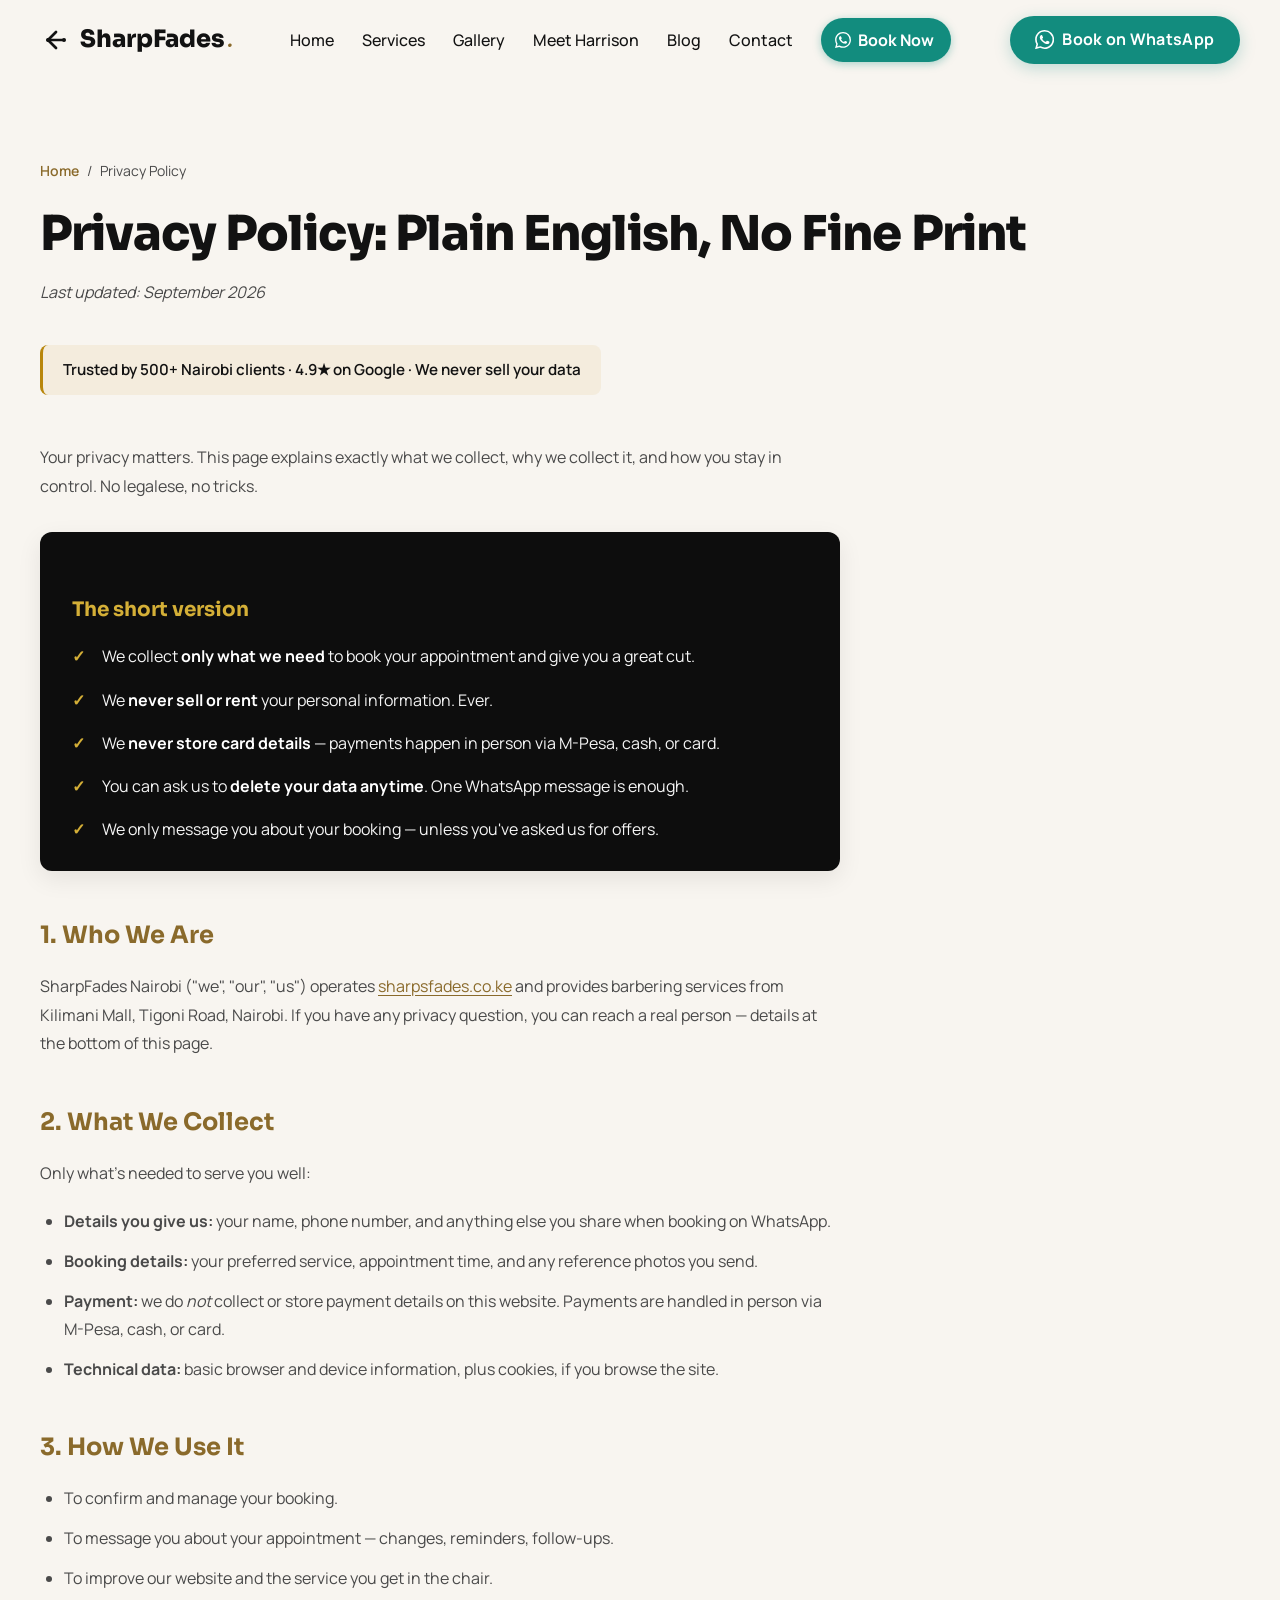
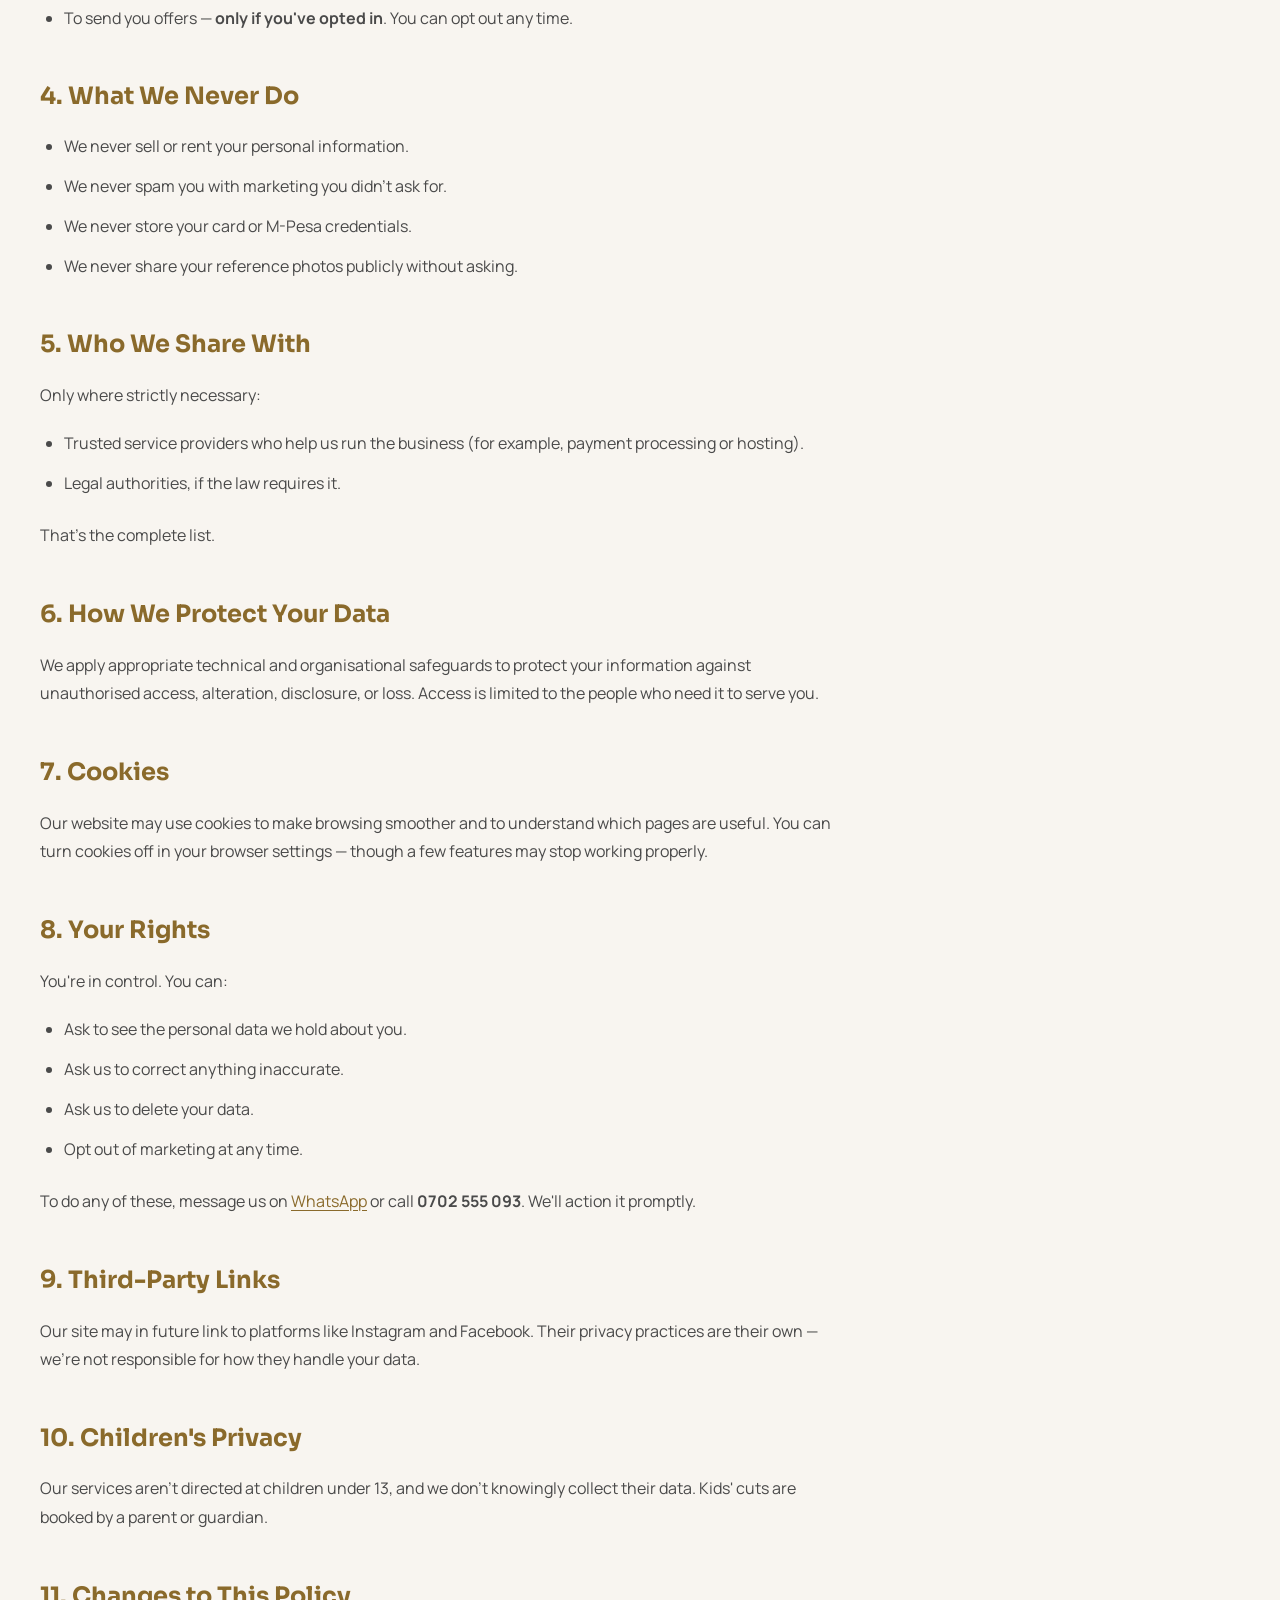
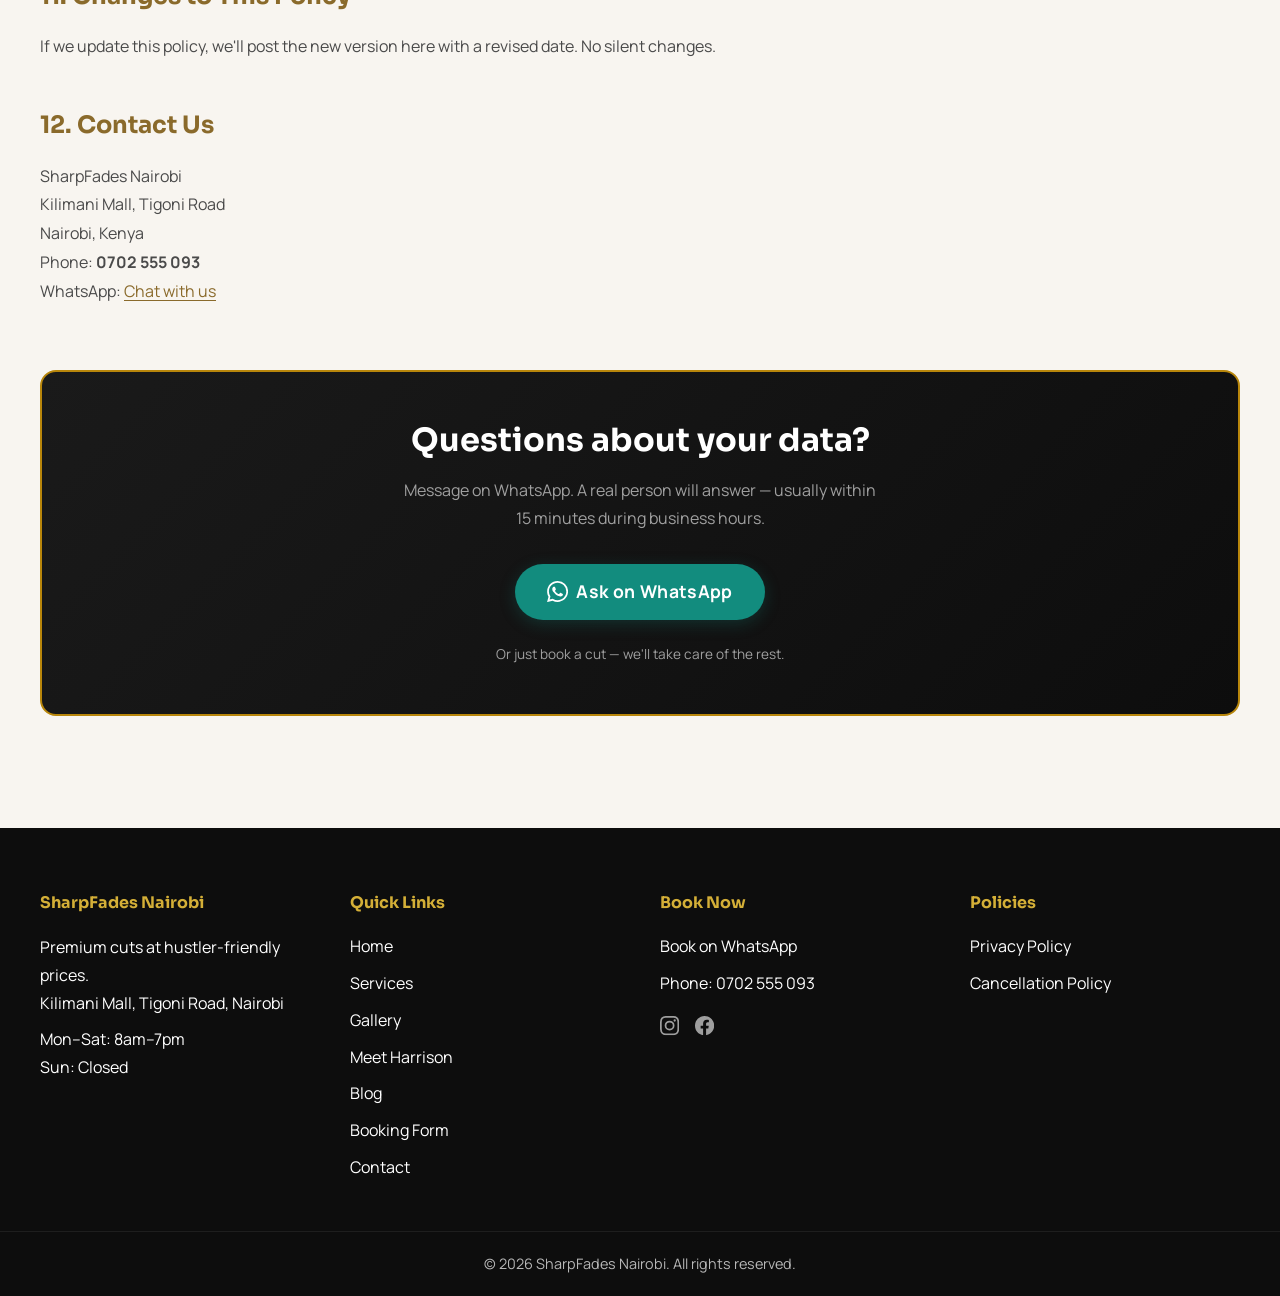
<file: privacy-policy.html>
<!DOCTYPE html>
<html lang="en" class="no-js">
<head>
    <meta charset="UTF-8">
    <meta name="viewport" content="width=device-width, initial-scale=1.0">
    <title>Privacy Policy | SharpFades Nairobi</title>
    <meta name="description" content="The short version: we collect only what we need to book your appointment, we never sell your data, and you can ask us to delete it anytime.">
    <meta name="robots" content="index, follow">
    <meta name="theme-color" content="#0D0D0D">
    <link rel="canonical" href="https://www.sharpsfades.co.ke/privacy-policy.html">

    <link rel="icon" href="data:image/svg+xml,%3Csvg xmlns='http://www.w3.org/2000/svg' viewBox='0 0 32 32'%3E%3Crect width='32' height='32' rx='7' fill='%230D0D0D'/%3E%3Cg fill='none' stroke='%23B8860B' stroke-width='2' stroke-linecap='round'%3E%3Cpath d='M7 16h18'/%3E%3Cpath d='M7 16l6-6'/%3E%3Cpath d='M7 16l6 6'/%3E%3C/g%3E%3Ccircle cx='7' cy='16' r='2' fill='%23B8860B'/%3E%3Ccircle cx='25' cy='16' r='2' fill='%23B8860B'/%3E%3C/svg%3E">
    <link rel="apple-touch-icon" href="data:image/svg+xml,%3Csvg xmlns='http://www.w3.org/2000/svg' viewBox='0 0 32 32'%3E%3Crect width='32' height='32' rx='7' fill='%230D0D0D'/%3E%3Cg fill='none' stroke='%23B8860B' stroke-width='2' stroke-linecap='round'%3E%3Cpath d='M7 16h18'/%3E%3Cpath d='M7 16l6-6'/%3E%3Cpath d='M7 16l6 6'/%3E%3C/g%3E%3Ccircle cx='7' cy='16' r='2' fill='%23B8860B'/%3E%3Ccircle cx='25' cy='16' r='2' fill='%23B8860B'/%3E%3C/svg%3E">

    <meta property="og:type" content="website">
    <meta property="og:url" content="https://www.sharpsfades.co.ke/privacy-policy.html">
    <meta property="og:title" content="Privacy Policy | SharpFades Nairobi">
    <meta property="og:description" content="We collect only what we need. We never sell your data. Delete it anytime.">

    <link rel="preconnect" href="https://fonts.googleapis.com">
    <link rel="preconnect" href="https://fonts.gstatic.com" crossorigin>
    <link rel="preload" as="style" href="https://fonts.googleapis.com/css2?family=Manrope:wght@400;500;700;800&family=Sora:wght@600;700;800&family=Great+Vibes&display=swap">
    <link rel="stylesheet" href="https://fonts.googleapis.com/css2?family=Manrope:wght@400;500;700;800&family=Sora:wght@600;700;800&family=Great+Vibes&display=swap" media="print" onload="this.media='all'">
    <noscript>
        <link rel="stylesheet" href="https://fonts.googleapis.com/css2?family=Manrope:wght@400;500;700;800&family=Sora:wght@600;700;800&family=Great+Vibes&display=swap">
    </noscript>

    <link rel="stylesheet" href="styles.css">
    <script defer src="script.js"></script>
    <script>
        document.documentElement.classList.add('js');
        document.documentElement.classList.remove('no-js');
        setTimeout(function () {
            if (!window.sfReady) {
                document.documentElement.classList.remove('js');
                document.documentElement.classList.add('no-js');
            }
        }, 1500);
    </script>
</head>
<body>
    <div class="scroll-progress" id="scroll-progress" aria-hidden="true"></div>
    <a class="skip-link" href="#main-content">Skip to main content</a>

    <header class="site-header" id="site-header">
        <div class="container header-inner">
            <a href="index.html" class="logo" aria-label="SharpFades Nairobi Home">
                <svg class="logo-icon" width="32" height="32" viewBox="0 0 24 24" fill="none" xmlns="http://www.w3.org/2000/svg" aria-hidden="true">
                    <path d="M6 12L18 12" stroke="currentColor" stroke-width="2" stroke-linecap="round"/>
                    <path d="M6 12L12 6" stroke="currentColor" stroke-width="2" stroke-linecap="round"/>
                    <path d="M6 12L12 18" stroke="currentColor" stroke-width="2" stroke-linecap="round"/>
                    <circle cx="6" cy="12" r="1.5" fill="currentColor"/>
                    <circle cx="18" cy="12" r="1.5" fill="currentColor"/>
                </svg>
                <span>SharpFades<span class="logo-accent">.</span></span>
            </a>
            <nav class="main-nav" aria-label="Main navigation">
                <ul>
                    <li><a href="index.html#home">Home</a></li>
                    <li><a href="services.html">Services</a></li>
                    <li><a href="gallery.html">Gallery</a></li>
                    <li><a href="about.html">Meet Harrison</a></li>
                    <li><a href="blog.html">Blog</a></li>
                    <li><a href="index.html#contact">Contact</a></li>
                    <li><a href="https://wa.me/254702555093?text=Hi%20SharpFades!%20I'd%20like%20to%20book%20an%20appointment.%20What%20times%20do%20you%20have%20available%3F" class="nav-book" data-track-location="nav" data-service="Book" target="_blank" rel="noopener">
                        <svg class="icon" aria-hidden="true"><use href="#icon-whatsapp"></use></svg>
                        Book Now
                    </a></li>
                </ul>
            </nav>
            <div class="header-actions">
                <a href="https://wa.me/254702555093?text=Hi%20SharpFades!%20I'd%20like%20to%20book%20an%20appointment.%20What%20times%20do%20you%20have%20available%3F" class="btn btn-whatsapp" data-track-location="header" data-service="Book" aria-label="Book on WhatsApp" target="_blank" rel="noopener">
                    <svg class="icon" aria-hidden="true" focusable="false"><use href="#icon-whatsapp"></use></svg>
                    <span>Book on WhatsApp</span>
                </a>
                <button class="nav-toggle" type="button" aria-expanded="false" aria-controls="mobile-menu" aria-label="Toggle navigation">
                    <span class="hamburger"></span>
                </button>
            </div>
        </div>
        <nav class="mobile-menu" id="mobile-menu" aria-label="Mobile navigation">
            <ul>
                <li><a href="index.html#home">Home</a></li>
                <li><a href="services.html">Services</a></li>
                <li><a href="gallery.html">Gallery</a></li>
                <li><a href="about.html">Meet Harrison</a></li>
                <li><a href="blog.html">Blog</a></li>
                <li><a href="index.html#contact">Contact</a></li>
            </ul>
            <a href="https://wa.me/254702555093?text=Hi%20SharpFades!%20I'd%20like%20to%20book%20an%20appointment.%20What%20times%20do%20you%20have%20available%3F" class="btn btn-whatsapp btn-block" data-track-location="mobile-menu" data-service="Book" target="_blank" rel="noopener">
                <svg class="icon" aria-hidden="true"><use href="#icon-whatsapp"></use></svg>
                Book on WhatsApp
            </a>
            <a href="index.html#contact" class="btn btn-outline btn-block" data-track-location="mobile-menu" data-cta-type="contact">Contact &amp; Directions</a>
        </nav>
    </header>

    <main id="main-content">
        <section class="page-section">
            <div class="container">
                <nav class="breadcrumb" aria-label="Breadcrumb">
                    <a href="index.html">Home</a>
                    <span aria-hidden="true">/</span>
                    <span aria-current="page">Privacy Policy</span>
                </nav>

                <h1 class="page-title">Privacy Policy: Plain English, No Fine Print</h1>
                <p class="last-updated">Last updated: September 2026</p>

                <p class="policy-trust-line">
                    Trusted by 500+ Nairobi clients &middot; 4.9★ on Google &middot; We never sell your data
                </p>

                <div class="policy-content">
                    <p>Your privacy matters. This page explains exactly what we collect, why we collect it, and how you stay in control. No legalese, no tricks.</p>

                    <aside class="policy-callout">
                        <h2>The short version</h2>
                        <ul>
                            <li>We collect <strong>only what we need</strong> to book your appointment and give you a great cut.</li>
                            <li>We <strong>never sell or rent</strong> your personal information. Ever.</li>
                            <li>We <strong>never store card details</strong> — payments happen in person via M-Pesa, cash, or card.</li>
                            <li>You can ask us to <strong>delete your data anytime</strong>. One WhatsApp message is enough.</li>
                            <li>We only message you about your booking — unless you've asked us for offers.</li>
                        </ul>
                    </aside>

                    <h2>1. Who We Are</h2>
                    <p>SharpFades Nairobi ("we", "our", "us") operates <a href="index.html">sharpsfades.co.ke</a> and provides barbering services from Kilimani Mall, Tigoni Road, Nairobi. If you have any privacy question, you can reach a real person — details at the bottom of this page.</p>

                    <h2>2. What We Collect</h2>
                    <p>Only what's needed to serve you well:</p>
                    <ul>
                        <li><strong>Details you give us:</strong> your name, phone number, and anything else you share when booking on WhatsApp.</li>
                        <li><strong>Booking details:</strong> your preferred service, appointment time, and any reference photos you send.</li>
                        <li><strong>Payment:</strong> we do <em>not</em> collect or store payment details on this website. Payments are handled in person via M-Pesa, cash, or card.</li>
                        <li><strong>Technical data:</strong> basic browser and device information, plus cookies, if you browse the site.</li>
                    </ul>

                    <h2>3. How We Use It</h2>
                    <ul>
                        <li>To confirm and manage your booking.</li>
                        <li>To message you about your appointment — changes, reminders, follow-ups.</li>
                        <li>To improve our website and the service you get in the chair.</li>
                        <li>To send you offers — <strong>only if you've opted in</strong>. You can opt out any time.</li>
                    </ul>

                    <h2>4. What We Never Do</h2>
                    <ul>
                        <li>We never sell or rent your personal information.</li>
                        <li>We never spam you with marketing you didn't ask for.</li>
                        <li>We never store your card or M-Pesa credentials.</li>
                        <li>We never share your reference photos publicly without asking.</li>
                    </ul>

                    <h2>5. Who We Share With</h2>
                    <p>Only where strictly necessary:</p>
                    <ul>
                        <li>Trusted service providers who help us run the business (for example, payment processing or hosting).</li>
                        <li>Legal authorities, if the law requires it.</li>
                    </ul>
                    <p>That's the complete list.</p>

                    <h2>6. How We Protect Your Data</h2>
                    <p>We apply appropriate technical and organisational safeguards to protect your information against unauthorised access, alteration, disclosure, or loss. Access is limited to the people who need it to serve you.</p>

                    <h2>7. Cookies</h2>
                    <p>Our website may use cookies to make browsing smoother and to understand which pages are useful. You can turn cookies off in your browser settings — though a few features may stop working properly.</p>

                    <h2>8. Your Rights</h2>
                    <p>You're in control. You can:</p>
                    <ul>
                        <li>Ask to see the personal data we hold about you.</li>
                        <li>Ask us to correct anything inaccurate.</li>
                        <li>Ask us to delete your data.</li>
                        <li>Opt out of marketing at any time.</li>
                    </ul>
                    <p>To do any of these, message us on <a href="https://wa.me/254702555093?text=Hi%20SharpFades!%20I%20have%20a%20question%20about%20my%20data." target="_blank" rel="noopener">WhatsApp</a> or call <strong>0702 555 093</strong>. We'll action it promptly.</p>

                    <h2>9. Third-Party Links</h2>
                    <p>Our site may in future link to platforms like Instagram and Facebook. Their privacy practices are their own — we're not responsible for how they handle your data.</p>

                    <h2>10. Children's Privacy</h2>
                    <p>Our services aren't directed at children under 13, and we don't knowingly collect their data. Kids' cuts are booked by a parent or guardian.</p>

                    <h2>11. Changes to This Policy</h2>
                    <p>If we update this policy, we'll post the new version here with a revised date. No silent changes.</p>

                    <h2>12. Contact Us</h2>
                    <p>
                        SharpFades Nairobi<br>
                        Kilimani Mall, Tigoni Road<br>
                        Nairobi, Kenya<br>
                        Phone: <strong>0702 555 093</strong><br>
                        WhatsApp: <a href="https://wa.me/254702555093?text=Hi%20SharpFades!%20I%20have%20a%20question." target="_blank" rel="noopener">Chat with us</a>
                    </p>
                </div>

                <aside class="policy-cta">
                    <h2>Questions about your data?</h2>
                    <p>Message on WhatsApp. A real person will answer — usually within 15 minutes during business hours.</p>
                    <a href="https://wa.me/254702555093?text=Hi%20SharpFades!%20I%20have%20a%20question%20about%20your%20privacy%20policy." class="btn btn-whatsapp btn-lg" data-track-location="privacy-cta" data-service="Book" target="_blank" rel="noopener">
                        <svg class="icon" aria-hidden="true" focusable="false"><use href="#icon-whatsapp"></use></svg>
                        <span>Ask on WhatsApp</span>
                    </a>
                    <p class="cta-microcopy">Or just book a cut — we'll take care of the rest.</p>
                </aside>
            </div>
        </section>
    </main>

    <footer class="site-footer">
        <div class="container footer-grid">
            <div class="footer-col">
                <h4>SharpFades Nairobi</h4>
                <p>Premium cuts at hustler-friendly prices.<br>Kilimani Mall, Tigoni Road, Nairobi</p>
                <p>Mon–Sat: 8am–7pm<br>Sun: Closed</p>
            </div>
            <div class="footer-col">
                <h4>Quick Links</h4>
                <ul>
                    <li><a href="index.html#home">Home</a></li>
                    <li><a href="services.html">Services</a></li>
                    <li><a href="gallery.html">Gallery</a></li>
                    <li><a href="about.html">Meet Harrison</a></li>
                    <li><a href="blog.html">Blog</a></li>
                    <li><a href="book.html">Booking Form</a></li>
                    <li><a href="index.html#contact">Contact</a></li>
                </ul>
            </div>
            <div class="footer-col">
                <h4>Book Now</h4>
                <ul>
                    <li><a href="https://wa.me/254702555093?text=Hi%20SharpFades!%20I'd%20like%20to%20book%20an%20appointment." target="_blank" rel="noopener" data-track-location="footer" data-service="Book">Book on WhatsApp</a></li>
                    <li><a href="index.html#contact" data-track-location="footer">Phone: 0702 555 093</a></li>
                </ul>
                <div class="social-links">
                    <a href="#social" aria-label="Instagram (placeholder)" aria-disabled="true"><svg class="icon" aria-hidden="true"><use href="#icon-instagram"></use></svg></a>
                    <a href="#social" aria-label="Facebook (placeholder)" aria-disabled="true"><svg class="icon" aria-hidden="true"><use href="#icon-facebook"></use></svg></a>
                </div>
            </div>
            <div class="footer-col">
                <h4>Policies</h4>
                <ul>
                    <li><a href="privacy-policy.html">Privacy Policy</a></li>
                    <li><a href="cancellation-policy.html">Cancellation Policy</a></li>
                </ul>
            </div>
        </div>
        <div class="footer-bottom">
            <div class="container">
                <p>&copy; 2026 SharpFades Nairobi. All rights reserved.</p>
            </div>
        </div>
    </footer>

    <div class="mobile-sticky-bar" id="mobile-sticky-bar">
        <a href="https://wa.me/254702555093?text=Hi%20SharpFades!%20I'd%20like%20to%20book%20an%20appointment.%20What%20times%20do%20you%20have%20available%3F" class="btn btn-whatsapp btn-block" data-track-location="sticky-bar" data-service="Book" target="_blank" rel="noopener">
            <svg class="icon" aria-hidden="true"><use href="#icon-whatsapp"></use></svg>
            <span>Book on WhatsApp</span>
        </a>
    </div>

    <button id="back-to-top" class="back-to-top" type="button" aria-label="Back to top">
        <svg class="icon" aria-hidden="true" focusable="false"><use href="#icon-arrow-up"></use></svg>
    </button>

    <svg xmlns="http://www.w3.org/2000/svg" style="display: none;" aria-hidden="true">
        <symbol id="icon-whatsapp" viewBox="0 0 24 24"><path fill="currentColor" d="M17.472 14.382c-.297-.149-1.758-.867-2.03-.967-.273-.099-.471-.148-.67.15-.197.297-.767.966-.94 1.164-.173.199-.347.223-.644.075-.297-.15-1.255-.463-2.39-1.475-.883-.788-1.48-1.761-1.653-2.059-.173-.297-.018-.458.13-.606.134-.133.298-.347.446-.52.149-.174.198-.298.298-.497.099-.198.05-.371-.025-.52-.075-.149-.669-1.612-.916-2.207-.242-.579-.487-.5-.669-.51-.173-.008-.371-.01-.57-.01-.198 0-.52.074-.792.372-.272.297-1.04 1.016-1.04 2.479 0 1.462 1.065 2.875 1.213 3.074.149.198 2.096 3.2 5.077 4.487.709.306 1.262.489 1.694.625.712.227 1.36.195 1.871.118.571-.085 1.758-.719 2.006-1.413.248-.694.248-1.289.173-1.413-.074-.124-.272-.198-.57-.347m-5.421 7.403h-.004a9.87 9.87 0 01-5.031-1.378l-.361-.214-3.741.982.998-3.648-.235-.374a9.86 9.86 0 01-1.51-5.26c.001-5.45 4.436-9.884 9.888-9.884 2.64 0 5.122 1.03 6.988 2.898a9.825 9.825 0 012.893 6.994c-.003 5.45-4.437 9.884-9.885 9.884m8.413-18.297A11.815 11.815 0 0012.05 0C5.495 0 .16 5.335.157 11.892c0 2.096.547 4.142 1.588 5.945L.057 24l6.305-1.654a11.882 11.882 0 005.683 1.448h.005c6.554 0 11.89-5.335 11.893-11.893a11.821 11.821 0 00-3.48-8.413z"/></symbol>
        <symbol id="icon-phone" viewBox="0 0 24 24"><path fill="currentColor" d="M6.62 10.79c1.44 2.83 3.76 5.14 6.59 6.59l2.2-2.2c.27-.27.67-.36 1.02-.24 1.12.37 2.33.57 3.57.57.55 0 1 .45 1 1V20c0 .55-.45 1-1 1-9.39 0-17-7.61-17-17 0-.55.45-1 1-1h3.5c.55 0 1 .45 1 1 0 1.25.2 2.45.57 3.57.11.35.03.74-.25 1.02l-2.2 2.2z"/></symbol>
        <symbol id="icon-instagram" viewBox="0 0 24 24"><path fill="currentColor" d="M12 2.163c3.204 0 3.584.012 4.85.07 3.252.148 4.771 1.691 4.919 4.919.058 1.265.069 1.645.069 4.849 0 3.205-.012 3.584-.069 4.849-.149 3.225-1.664 4.771-4.919 4.919-1.266.058-1.644.07-4.85.07-3.204 0-3.584-.012-4.849-.07-3.26-.149-4.771-1.699-4.919-4.92-.058-1.265-.07-1.644-.07-4.849 0-3.204.013-3.583.07-4.849.149-3.227 1.664-4.771 4.919-4.919 1.266-.057 1.645-.069 4.849-.069zm0-2.163c-3.259 0-3.667.014-4.947.072-4.358.2-6.78 2.618-6.98 6.98-.059 1.281-.073 1.689-.073 4.948 0 3.259.014 3.668.072 4.948.2 4.358 2.618 6.78 6.98 6.98 1.281.058 1.689.072 4.948.072 3.259 0 3.668-.014 4.948-.072 4.354-.2 6.782-2.618 6.979-6.98.059-1.28.073-1.689.073-4.948 0-3.259-.014-3.667-.072-4.947-.196-4.354-2.617-6.78-6.979-6.98-1.281-.059-1.69-.073-4.949-.073zm0 5.838a6.162 6.162 0 100 12.324 6.162 6.162 0 000-12.324zm0 10.162a4 4 0 110-8 4 4 0 010 8zm6.406-11.845a1.44 1.44 0 100 2.881 1.44 1.44 0 000-2.881z"/></symbol>
        <symbol id="icon-facebook" viewBox="0 0 24 24"><path fill="currentColor" d="M24 12.073c0-6.627-5.373-12-12-12s-12 5.373-12 12c0 5.99 4.388 10.954 10.125 11.854v-8.385H7.078v-3.47h3.047V9.43c0-3.007 1.792-4.669 4.533-4.669 1.312 0 2.686.235 2.686.235v2.953H15.83c-1.491 0-1.956.925-1.956 1.874v2.25h3.328l-.532 3.47h-2.796v8.385C19.612 23.027 24 18.062 24 12.073z"/></symbol>
        <symbol id="icon-arrow-up" viewBox="0 0 24 24"><path fill="currentColor" d="M12 4l-8 8h5v8h6v-8h5l-8-8z"/></symbol>
    </svg>
</body>
</html>
</file>
<file: styles.css>
/* ============================================================
   SharpFades Nairobi — Master Stylesheet
   Design tokens · base · components · page modules · responsive
   Updated: slimmer, context-aware mobile sticky bar
   ============================================================ */

/* ===== Design Tokens ===== */
:root {
    --clr-bg: #F8F5F0;
    --clr-surface: #FFFFFF;
    --clr-dark: #0D0D0D;
    --clr-dark-surface: #1A1A1A;
    --clr-gold: #B8860B;
    --clr-gold-dark: #8A6A2B;
    --clr-gold-light: #D4AF37;
    --clr-charcoal: #2C2C2C;
    --clr-text-primary: #121212;
    --clr-text-secondary: #4A4A4A;
    --clr-text-light: #F5F5F5;
    --clr-text-light-secondary: #A0A0A0;
    --clr-accent: #128C7E;
    --clr-accent-hover: #0F7A6E;

    --font-body: 'Manrope', sans-serif;
    --font-heading: 'Sora', sans-serif;
    --font-accent: 'Great Vibes', cursive;

    --container-max: 1200px;

    /* Spacing — slightly more generous for breathing room */
    --space-xs: 0.5rem;
    --space-sm: 1rem;
    --space-md: 2rem;
    --space-lg: 2.75rem;
    --space-xl: 5rem;
    --space-2xl: 7rem;

    --radius-sm: 8px;
    --radius-md: 12px;
    --radius-lg: 16px;
    --radius-full: 9999px;

    --shadow-sm: 0 4px 12px rgba(0, 0, 0, 0.05);
    --shadow-md: 0 8px 24px rgba(0, 0, 0, 0.08);

    --transition-fast: 0.2s ease-in-out;
    --transition-base: 0.3s ease-in-out;
    --transition-slow: 0.5s cubic-bezier(0.25, 0.46, 0.45, 0.94);

    --header-h: 72px;
    --header-h-scrolled: 56px;
    --category-nav-h: 56px;
    /* Slimmed base height; JS keeps this in sync with the real rendered height */
    --mobile-sticky-h: 58px;
}

/* ===== Reset & Base ===== */
*, *::before, *::after {
    box-sizing: border-box;
    margin: 0;
    padding: 0;
}

img, picture, video, canvas, svg, iframe {
    max-width: 100%;
}

html {
    -webkit-text-size-adjust: 100%;
    overflow-x: clip;
    scroll-padding-top: calc(var(--header-h) + 8px);
    scroll-behavior: smooth;
}

body {
    font-family: var(--font-body);
    font-size: 1rem;
    line-height: 1.65;
    color: var(--clr-text-primary);
    background-color: var(--clr-bg);
    -webkit-font-smoothing: antialiased;
    -moz-osx-font-smoothing: grayscale;
}

img {
    height: auto;
    display: block;
    border: none;
}

a { color: inherit; text-decoration: none; }
ul, ol { list-style: none; }

p { overflow-wrap: break-word; }
h1, h2, h3, h4 { overflow-wrap: break-word; }

.sr-only {
    position: absolute;
    width: 1px;
    height: 1px;
    padding: 0;
    margin: -1px;
    overflow: hidden;
    clip: rect(0, 0, 0, 0);
    white-space: nowrap;
    border: 0;
}

/* ===== Accessibility ===== */
.skip-link {
    position: absolute;
    top: -100%;
    left: 1rem;
    background: var(--clr-dark);
    color: #fff;
    padding: 0.5rem 1rem;
    z-index: 200;
    border-radius: var(--radius-sm);
    transition: top 0.2s;
}
.skip-link:focus { top: 1rem; }

:focus-visible {
    outline: 2px solid var(--clr-gold-dark);
    outline-offset: 2px;
}

.site-header--on-dark :focus-visible,
.hero-dark :focus-visible,
.meet-barber :focus-visible,
.quote-section :focus-visible,
.final-cta :focus-visible,
.site-footer :focus-visible,
.policy-callout :focus-visible,
.blog-cta :focus-visible,
.policy-cta :focus-visible,
.mobile-menu :focus-visible {
    outline-color: var(--clr-gold-light);
}

/* Anchor scroll offset — accounts for sticky header + category nav on services page */
[id] {
    scroll-margin-top: calc(var(--header-h) + 16px);
}
#haircuts,
#beard,
#grooming,
#packages,
#menu,
#process,
#guarantee,
#book {
    scroll-margin-top: calc(var(--header-h) + var(--category-nav-h) + 16px);
}

/* ===== Reduced Motion ===== */
@media (prefers-reduced-motion: reduce) {
    html { scroll-behavior: auto; }
    *, *::before, *::after {
        animation-duration: 0.01ms !important;
        animation-iteration-count: 1 !important;
        transition-duration: 0.01ms !important;
    }
    .animate-on-scroll,
    .hero-title-main,
    .hero-title-sub,
    .section-title {
        opacity: 1 !important;
        transform: none !important;
    }
    .hero-image img { animation: none !important; }
    .mobile-menu.open ul li,
    .mobile-sticky-bar .btn-whatsapp {
        animation: none !important;
        transition: none !important;
        opacity: 1 !important;
        transform: none !important;
    }
    /* Respect reduced motion for the sticky bar slide */
    .mobile-sticky-bar {
        transition: none !important;
    }
}

/* ===== No-JS Fallback ===== */
.no-js .mobile-menu { display: none; }
@media (max-width: 768px) {
    .no-js .mobile-menu { display: block; }
    .no-js .mobile-menu ul { margin-bottom: 1rem; }
}

/* ===== Layout Helpers ===== */
.container {
    width: min(100% - 2rem, var(--container-max));
    margin-inline: auto;
}

/* ===== Buttons ===== */
.btn {
    display: inline-flex;
    align-items: center;
    justify-content: center;
    gap: 0.5rem;
    padding: 0.85rem 1.6rem;
    border-radius: var(--radius-full);
    font-weight: 700;
    font-size: 1rem;
    line-height: 1.1;
    cursor: pointer;
    border: none;
    text-align: center;
    min-height: 48px;
    white-space: nowrap;
    max-width: 100%;
    position: relative;
    overflow: hidden;
    transition: transform 0.15s ease-out,
                box-shadow var(--transition-fast),
                background-color var(--transition-fast),
                color var(--transition-fast);
}
.btn-lg { padding: 1.1rem 2rem; font-size: 1.1rem; }
.btn-sm { padding: 0.55rem 1.1rem; font-size: 0.9rem; min-height: 42px; }
.btn:active { filter: brightness(0.95); }

.btn-whatsapp {
    background-color: var(--clr-accent);
    color: #fff;
    font-weight: 700;
    letter-spacing: 0.02em;
    box-shadow: 0 4px 16px rgba(18, 140, 126, 0.25);
}
.btn-whatsapp::after {
    content: '';
    position: absolute;
    inset: 0;
    border-radius: var(--radius-full);
    box-shadow: 0 0 0 2px rgba(18, 140, 126, 0.15);
    pointer-events: none;
}
.btn-whatsapp:hover {
    background-color: var(--clr-accent-hover);
    transform: translateY(-2px);
    box-shadow: 0 6px 20px rgba(18, 140, 126, 0.35);
}
.btn-whatsapp::before {
    content: '';
    position: absolute;
    top: 0;
    left: -100%;
    width: 100%;
    height: 100%;
    background: linear-gradient(120deg, transparent, rgba(255,255,255,0.3), transparent);
    transition: left 0.5s ease;
}
.btn-whatsapp:hover::before { left: 100%; }

.btn-outline {
    background: transparent;
    color: var(--clr-text-primary);
    border: 2px solid var(--clr-charcoal);
}
.btn-outline:hover {
    background: var(--clr-charcoal);
    color: #fff;
    transform: translateY(-2px);
    box-shadow: 0 6px 16px rgba(0,0,0,0.1);
}

.final-cta .btn-outline,
.meet-barber .btn-outline,
.mobile-sticky-bar .btn-outline,
.site-footer .btn-outline,
.hero-dark .btn-outline {
    color: #fff;
    border-color: rgba(255,255,255,0.65);
}
.final-cta .btn-outline:hover,
.meet-barber .btn-outline:hover,
.mobile-sticky-bar .btn-outline:hover,
.site-footer .btn-outline:hover,
.hero-dark .btn-outline:hover {
    background: #fff;
    color: var(--clr-dark);
    border-color: #fff;
}

.btn-block { width: 100%; margin-bottom: 0.6rem; }
.icon { width: 1.2em; height: 1.2em; flex-shrink: 0; }

/* ===== Section Titles ===== */
.section-title {
    font-family: var(--font-heading);
    font-size: clamp(2rem, 4vw, 2.5rem);
    font-weight: 800;
    letter-spacing: -0.02em;
    margin-bottom: var(--space-md);
    line-height: 1.25;
    color: var(--clr-text-primary);
    transition: opacity 0.6s ease, transform 0.6s ease;
}
.js .section-title:not(.visible) {
    opacity: 0;
    transform: translateY(12px);
}

.section-sub {
    font-size: 1.1rem;
    line-height: 1.7;
    color: var(--clr-text-secondary);
    margin-bottom: var(--space-xl);
    max-width: 65ch;
}

.text-gold { color: var(--clr-gold-dark); }

.animate-on-scroll {
    transition: opacity var(--transition-slow), transform var(--transition-slow);
    will-change: opacity, transform;
}
.js .animate-on-scroll:not(.visible) {
    opacity: 0;
    transform: translateY(12px);
}

.page-title,
.section-title,
.final-cta h2,
.big-quote p,
.hero-title-main {
    text-wrap: balance;
}

/* ===== Header ===== */
.site-header {
    position: sticky;
    top: 0;
    z-index: 100;
    background: transparent;
    transition: background var(--transition-base),
                box-shadow var(--transition-base),
                color var(--transition-base),
                padding-block 0.3s ease;
}
.site-header.scrolled {
    background: var(--clr-dark);
    box-shadow: var(--shadow-md);
    color: #fff;
    padding-block: 0.5rem;
}
.site-header.scrolled .main-nav a,
.site-header.scrolled .logo,
.site-header.scrolled .nav-toggle { color: #fff; }

.site-header--on-dark {
    background: var(--clr-dark);
}
.site-header--on-dark,
.site-header--on-dark .main-nav a,
.site-header--on-dark .logo,
.site-header--on-dark .nav-toggle {
    color: #fff;
}
.site-header--on-dark .logo-accent { color: var(--clr-gold-light); }
.site-header--on-dark .main-nav a::after { background-color: var(--clr-gold-light); }
.site-header--on-dark .main-nav a:hover { color: var(--clr-gold-light); }
.site-header--on-dark.scrolled { background: var(--clr-dark); }

.header-inner {
    display: flex;
    align-items: center;
    justify-content: space-between;
    padding-block: 1rem;
    gap: 1rem;
}

.logo {
    font-family: var(--font-heading);
    font-weight: 800;
    font-size: 1.5rem;
    color: var(--clr-text-primary);
    display: flex;
    align-items: center;
    gap: 0.5rem;
    flex-shrink: 0;
}
.logo-icon { transition: transform var(--transition-fast); }
.logo:hover .logo-icon { transform: rotate(15deg); }
.logo-accent {
    font-family: var(--font-accent);
    font-size: 1.8rem;
    color: var(--clr-gold-dark);
    margin-left: 2px;
    line-height: 1;
}

.main-nav ul { display: flex; gap: 1.75rem; align-items: center; }
.main-nav a,
.main-nav .dropdown-toggle {
    font-weight: 500;
    color: inherit;
    transition: color var(--transition-fast);
    position: relative;
    padding-block: 0.25rem;
}
.main-nav a::after {
    content: '';
    position: absolute;
    bottom: -4px;
    left: 0;
    width: 0;
    height: 2px;
    background-color: var(--clr-gold-dark);
    transition: width var(--transition-fast);
}
.main-nav a:hover { color: var(--clr-gold-dark); }
.main-nav a:hover::after { width: 100%; }
.main-nav a.text-gold { color: var(--clr-gold-dark); }

/* ===== Nav WhatsApp pill CTA ===== */
.main-nav a.nav-book {
    color: #fff;
    background: var(--clr-accent);
    padding: 0.55rem 1.1rem 0.55rem 0.9rem;
    border-radius: var(--radius-full);
    font-weight: 700;
    display: inline-flex;
    align-items: center;
    gap: 0.4rem;
    box-shadow: 0 2px 8px rgba(18, 140, 126, 0.35);
}
.main-nav a.nav-book::after { display: none; }
.main-nav a.nav-book:hover {
    background: var(--clr-accent-hover);
    color: #fff;
    transform: translateY(-1px);
    box-shadow: 0 4px 12px rgba(18, 140, 126, 0.45);
}
.main-nav a.nav-book .icon { width: 1rem; height: 1rem; }
.site-header--on-dark .main-nav a.nav-book,
.site-header--on-dark .main-nav a.nav-book:hover { color: #fff; }

.header-actions { display: flex; align-items: center; gap: 0.75rem; }

.nav-toggle {
    display: none;
    background: none;
    border: none;
    cursor: pointer;
    padding: 0.75rem;
    color: inherit;
}
.hamburger,
.hamburger::before,
.hamburger::after {
    content: '';
    display: block;
    width: 24px;
    height: 2px;
    background: currentColor;
    transition: all var(--transition-fast);
}
.hamburger::before { transform: translateY(-6px); }
.hamburger::after { transform: translateY(6px); }
.nav-toggle[aria-expanded="true"] .hamburger { background: transparent; }
.nav-toggle[aria-expanded="true"] .hamburger::before { transform: rotate(45deg); }
.nav-toggle[aria-expanded="true"] .hamburger::after { transform: rotate(-45deg); }

.mobile-menu {
    display: none;
    background: var(--clr-dark);
    padding: 2.25rem 1rem 2rem;
    position: absolute;
    top: 100%;
    left: 0;
    right: 0;
    text-align: center;
    box-shadow: 0 12px 24px rgba(0,0,0,0.25);
}
.mobile-menu.open {
    display: block;
    animation: slideDown 0.3s ease-out;
}
@keyframes slideDown {
    from { opacity: 0; transform: translateY(-10px); }
    to { opacity: 1; transform: translateY(0); }
}
.mobile-menu ul { margin-bottom: 1.25rem; }
.mobile-menu li { margin-bottom: 1.15rem; }
.mobile-menu a {
    color: #fff;
    font-size: 1.2rem;
    font-weight: 600;
}
.mobile-menu ul li {
    opacity: 0;
    transform: translateY(20px);
    transition: opacity 0.4s ease, transform 0.4s ease;
}
.mobile-menu.open ul li { opacity: 1; transform: translateY(0); }
.mobile-menu.open ul li:nth-child(1) { transition-delay: 0.05s; }
.mobile-menu.open ul li:nth-child(2) { transition-delay: 0.1s; }
.mobile-menu.open ul li:nth-child(3) { transition-delay: 0.15s; }
.mobile-menu.open ul li:nth-child(4) { transition-delay: 0.2s; }
.mobile-menu.open ul li:nth-child(5) { transition-delay: 0.25s; }
.mobile-menu.open ul li:nth-child(6) { transition-delay: 0.3s; }
.mobile-menu.open ul li:nth-child(7) { transition-delay: 0.35s; }

/* ===== Hero ===== */
.hero {
    padding: 5rem 0 7rem;
    background: linear-gradient(135deg, #fdfbf7 0%, #f0ebe3 100%);
    overflow: hidden;
}
.hero.hero-dark {
    color: #fff;
    background-color: var(--clr-dark);
    background-image: linear-gradient(135deg, #1A1A1A 0%, #0D0D0D 100%);
}
.hero.hero-dark .hero-content h1 { color: #fff; }
.hero.hero-dark .hero-content h1 .text-gold { color: var(--clr-gold-light); }
.hero.hero-dark .hero-cursive { color: var(--clr-gold-light); }
.hero.hero-dark .hero-sub { color: rgba(255, 255, 255, 0.88); }
.hero.hero-dark .hero-note { color: rgba(255, 255, 255, 0.75); }
.hero.hero-dark .hero-note strong { color: #fff; }

.hero-inner {
    display: grid;
    grid-template-columns: 1fr 1fr;
    gap: 4rem;
    align-items: center;
}
.hero-content h1 {
    font-family: var(--font-heading);
    font-size: clamp(2.5rem, 5vw, 4rem);
    line-height: 1.18;
    font-weight: 800;
    letter-spacing: -0.02em;
    margin-bottom: 1.25rem;
    color: var(--clr-text-primary);
}
.hero-cursive {
    font-family: var(--font-accent);
    font-size: 1.5rem;
    color: var(--clr-gold-dark);
    margin-top: 0.5rem;
    margin-bottom: 1.25rem;
    letter-spacing: 1px;
}
.hero-sub {
    font-size: 1.2rem;
    line-height: 1.7;
    color: var(--clr-text-secondary);
    margin-bottom: 2.5rem;
    max-width: 60ch;
}
.hero-actions {
    display: flex;
    flex-wrap: wrap;
    gap: 1rem;
    margin-bottom: 1.25rem;
}
.hero-note {
    color: var(--clr-text-secondary);
    font-size: 0.9rem;
    line-height: 1.6;
}
.hero-image img {
    border-radius: var(--radius-lg);
    box-shadow: var(--shadow-md);
    object-fit: cover;
    width: 100%;
    height: auto;
    aspect-ratio: 4/5;
    transition: box-shadow var(--transition-slow);
}
.hero-image img:hover {
    box-shadow: 0 12px 30px rgba(0,0,0,0.15);
}

.hero-title-main,
.hero-title-sub {
    display: block;
    transition: opacity 0.6s ease, transform 0.6s ease;
}
.js .hero-title-main:not(.visible),
.js .hero-title-sub:not(.visible) {
    opacity: 0;
    transform: translateY(12px);
}

.hero-title-sub {
    display: block;
    font-size: clamp(1.1rem, 2.2vw, 1.6rem);
    font-weight: 700;
    color: var(--clr-gold-light);
    letter-spacing: 0.01em;
    line-height: 1.45;
    margin-top: 1rem;
}
.hero:not(.hero-dark) .hero-title-sub {
    color: var(--clr-gold-dark);
}

/* Hero trust bar */
.hero-trust {
    display: flex;
    flex-wrap: wrap;
    gap: 1rem 1.5rem;
    align-items: center;
    margin-top: 2rem;
    padding-top: 1.5rem;
    border-top: 1px solid rgba(255,255,255,0.15);
    font-size: 0.9rem;
    color: rgba(255,255,255,0.8);
}
.hero:not(.hero-dark) .hero-trust {
    border-top-color: rgba(0,0,0,0.1);
    color: var(--clr-text-secondary);
}
.hero-trust span {
    display: inline-flex;
    align-items: center;
    gap: 0.4rem;
    white-space: nowrap;
}
.hero-trust .stars { color: var(--clr-gold-light); letter-spacing: 1px; }
.hero:not(.hero-dark) .hero-trust .stars { color: var(--clr-gold-dark); }

/* ===== Scroll Progress ===== */
.scroll-progress {
    position: fixed;
    top: 0;
    left: 0;
    height: 4px;
    width: 0%;
    background: var(--clr-gold);
    z-index: 200;
    transition: width 0.1s linear;
}

/* ===== Social Proof ===== */
.social-proof { background: var(--clr-dark); color: #fff; padding: 2.5rem 0; }
.proof-list {
    display: flex;
    justify-content: space-between;
    flex-wrap: wrap;
    gap: 1.5rem;
}
.proof-list li {
    display: flex;
    flex-direction: column;
    align-items: center;
    text-align: center;
    gap: 0.25rem;
}
.proof-list strong { font-size: 1.5rem; color: var(--clr-gold); }
.proof-list span { font-size: 0.9rem; opacity: 0.8; }

/* ===== Trust Badges ===== */
.trust-badges {
    background: var(--clr-surface);
    padding: 2.5rem 0;
    border-bottom: 1px solid #eee;
}
.trust-badges-grid {
    display: flex;
    justify-content: space-between;
    flex-wrap: wrap;
    gap: 2rem;
    align-items: center;
}
.trust-badge {
    display: flex;
    align-items: center;
    gap: 0.6rem;
    font-weight: 700;
    color: var(--clr-text-secondary);
}
.trust-badge .icon { color: var(--clr-gold); width: 1.5rem; height: 1.5rem; }

/* ===== Value Props ===== */
.value-props { padding: var(--space-2xl) 0; }
.props-grid {
    display: grid;
    grid-template-columns: repeat(3, 1fr);
    gap: 2.5rem;
}
.prop-card {
    background: var(--clr-surface);
    padding: 2.25rem;
    border-radius: var(--radius-md);
    box-shadow: var(--shadow-sm);
    transition: box-shadow var(--transition-fast), transform var(--transition-fast);
}
.prop-card:hover { box-shadow: var(--shadow-md); transform: translateY(-5px); }
.prop-icon {
    width: 3rem;
    height: 3rem;
    color: var(--clr-gold);
    margin-bottom: 1.25rem;
    transition: transform var(--transition-fast);
}
.prop-card:hover .prop-icon { transform: scale(1.1); }
.prop-card h3 {
    font-family: var(--font-heading);
    font-size: 1.3rem;
    margin-bottom: 0.75rem;
    line-height: 1.35;
}
.prop-card p { color: var(--clr-text-secondary); line-height: 1.7; }

/* ===== Meet the Barber ===== */
.meet-barber { padding: var(--space-2xl) 0; background: var(--clr-dark); color: #fff; }
.meet-barber-grid {
    display: grid;
    grid-template-columns: 1fr 1.5fr;
    gap: 4rem;
    align-items: center;
}
.meet-barber-image img {
    width: 100%;
    height: auto;
    aspect-ratio: 4/5;
    border-radius: var(--radius-lg);
}
.meet-barber-content .section-title { color: #fff; }
.meet-barber-lead {
    font-size: 1.2rem;
    font-weight: 600;
    margin-bottom: 1.25rem;
    color: var(--clr-gold);
    line-height: 1.6;
}
.meet-barber-content p {
    color: var(--clr-text-light-secondary);
    margin-bottom: 1.75rem;
    line-height: 1.75;
}
.barber-credentials { margin-bottom: 2rem; }
.barber-credentials li { padding: 0.5rem 0; color: #fff; line-height: 1.6; }
.meet-barber-content .barber-quote {
    font-style: italic;
    font-size: 1.1rem;
    line-height: 1.7;
    border-left: 3px solid var(--clr-gold);
    padding-left: 1.25rem;
    margin-bottom: 2.25rem;
    color: var(--clr-text-light);
}

/* ===== Menu / Services ===== */
.menu-section { padding: var(--space-2xl) 0; background: #fff; }
.menu-category { margin-bottom: 3rem; }
.category-title {
    display: flex;
    align-items: center;
    gap: 0.6rem;
    font-family: var(--font-heading);
    font-size: 1.5rem;
    letter-spacing: -0.01em;
    color: var(--clr-gold-dark);
    border-bottom: 2px solid #eee;
    padding-bottom: 0.75rem;
    margin-bottom: 1.5rem;
}
.category-icon {
    width: 1.5rem;
    height: 1.5rem;
    flex-shrink: 0;
    color: var(--clr-gold-dark);
}

.packages { margin-top: 3.5rem; }
.packages-title {
    display: flex;
    align-items: center;
    gap: 0.6rem;
    font-family: var(--font-heading);
    font-size: 1.5rem;
    letter-spacing: -0.01em;
    margin-bottom: 2rem;
}
.package-grid {
    display: grid;
    grid-template-columns: repeat(3, 1fr);
    gap: 2.5rem;
    margin-bottom: 2.5rem;
    padding-top: 1rem;
}
.package-card {
    background: var(--clr-surface);
    border: 1px solid #eee;
    border-radius: var(--radius-md);
    padding: 2.25rem;
    position: relative;
    box-shadow: var(--shadow-sm);
    transition: box-shadow var(--transition-fast), transform var(--transition-fast);
}
.package-card:hover { box-shadow: var(--shadow-md); transform: translateY(-5px); }
.package-popular { border: 2px solid var(--clr-gold); }
.popular-badge {
    position: absolute;
    top: -14px;
    left: 50%;
    transform: translateX(-50%);
    background: var(--clr-gold);
    color: #fff;
    padding: 0.35rem 1.1rem;
    border-radius: var(--radius-full);
    font-size: 0.75rem;
    font-weight: 700;
    text-transform: uppercase;
    letter-spacing: 0.05em;
    white-space: nowrap;
    z-index: 1;
}
.package-card h4 {
    font-family: var(--font-heading);
    font-size: 1.5rem;
    margin-bottom: 0.75rem;
    line-height: 1.3;
}
.package-blurb {
    font-size: 0.95rem;
    color: var(--clr-text-secondary);
    margin-bottom: 1.25rem;
    font-style: italic;
    line-height: 1.6;
}
.price {
    font-size: 2rem;
    font-weight: 800;
    color: var(--clr-gold-dark);
    margin-bottom: 1.25rem;
    line-height: 1.2;
}
.package-card ul { margin-bottom: 1.75rem; }
.package-card li {
    padding: 0.4rem 0 0.4rem 1.5rem;
    color: var(--clr-text-secondary);
    position: relative;
    line-height: 1.55;
}
.package-card li::before {
    content: '✓';
    position: absolute;
    left: 0;
    top: 0.4rem;
    color: var(--clr-gold);
}
.value-note {
    font-size: 0.9rem;
    color: var(--clr-text-secondary);
    margin-bottom: 1.5rem;
    line-height: 1.55;
}
.save-badge {
    display: inline-block;
    background: var(--clr-gold);
    color: #fff;
    padding: 0.2rem 0.65rem;
    border-radius: var(--radius-full);
    font-weight: 700;
    margin-left: 0.5rem;
}
.menu-note {
    text-align: center;
    font-style: italic;
    color: var(--clr-text-secondary);
    margin-top: 1rem;
    line-height: 1.6;
}

/* ===== Guarantee ===== */
.guarantee-section { padding: var(--space-lg) 0; background: var(--clr-bg); }
.guarantee-box {
    display: flex;
    align-items: center;
    gap: 2rem;
    background: #fff;
    border: 2px solid var(--clr-gold);
    border-radius: var(--radius-md);
    padding: 2rem 2.5rem;
    max-width: 720px;
    margin: 0 auto;
    box-shadow: var(--shadow-sm);
}
.guarantee-icon { flex-shrink: 0; color: var(--clr-gold); }
.guarantee-icon .icon { width: 3rem; height: 3rem; }
.guarantee-content h3 {
    font-family: var(--font-heading);
    margin-bottom: 0.75rem;
    line-height: 1.3;
}
.guarantee-content p { color: var(--clr-text-secondary); margin-bottom: 0.6rem; line-height: 1.65; }
.guarantee-content strong { color: var(--clr-text-primary); }

.guarantee-box--wa { border-color: var(--clr-accent); }
.guarantee-box--wa .guarantee-icon { color: var(--clr-accent); }

/* ===== Process ===== */
.process { padding: var(--space-2xl) 0; }
.process-steps {
    display: grid;
    grid-template-columns: repeat(4, 1fr);
    gap: 2.5rem;
}
.process-steps li {
    text-align: center;
    transition: transform var(--transition-fast);
    padding: 0.5rem;
}
.process-steps li:hover { transform: translateY(-5px); }
.step-number {
    display: inline-flex;
    align-items: center;
    justify-content: center;
    width: 3rem;
    height: 3rem;
    border-radius: 50%;
    background: var(--clr-gold);
    color: #fff;
    font-weight: 700;
    font-size: 1.5rem;
    margin-bottom: 1.25rem;
    transition: transform var(--transition-fast), background var(--transition-fast);
}
.process-steps li:hover .step-number { transform: scale(1.1); background: var(--clr-gold-dark); }
.process-steps h3 {
    font-family: var(--font-heading);
    margin-bottom: 0.75rem;
    line-height: 1.35;
}
.process-steps p { color: var(--clr-text-secondary); line-height: 1.7; }

/* ===== Gallery (homepage small grid) ===== */
.gallery { padding: var(--space-2xl) 0; background: #fff; }
.gallery-grid {
    display: grid;
    grid-template-columns: repeat(3, 1fr);
    gap: 2rem;
}
.gallery-grid figure {
    border-radius: var(--radius-md);
    overflow: hidden;
    box-shadow: var(--shadow-sm);
    transition: box-shadow var(--transition-fast), transform var(--transition-fast);
}
.gallery-grid figure:hover { box-shadow: var(--shadow-md); transform: translateY(-5px); }
.gallery-grid img {
    aspect-ratio: 4/3;
    object-fit: cover;
    width: 100%;
    transition: transform var(--transition-slow);
}
.gallery-grid figure:hover img { transform: scale(1.05); }
.gallery-grid figcaption {
    padding: 0.75rem 0.5rem;
    text-align: center;
    font-size: 0.9rem;
    color: var(--clr-text-secondary);
    background: #fafafa;
    line-height: 1.5;
}
.gallery-cta { text-align: center; margin-top: 2.5rem; }

.text-link {
    color: var(--clr-gold-dark);
    font-weight: 600;
    text-decoration: underline;
    text-underline-offset: 3px;
    transition: color var(--transition-fast);
}
.text-link:hover { color: var(--clr-gold); }

.text-link-inline {
    color: #fff;
    font-weight: 700;
    text-decoration: underline;
    text-underline-offset: 3px;
}
.text-link-inline:hover { color: var(--clr-gold-light); }

.final-cta .text-link,
.hero-dark .text-link {
    color: var(--clr-gold-light);
}
.final-cta .text-link:hover,
.hero-dark .text-link:hover {
    color: #fff;
}

/* ===== Testimonials ===== */
.testimonials { padding: var(--space-2xl) 0; }
.google-reviews-container { max-width: 960px; margin: 0 auto; }
.google-header {
    display: flex;
    align-items: center;
    justify-content: center;
    gap: 1.25rem;
    margin-bottom: 2.5rem;
    flex-wrap: wrap;
}
.google-rating { font-size: 1.5rem; font-weight: 700; color: var(--clr-text-primary); }
.google-count { color: var(--clr-text-secondary); }
.testimonial-grid {
    display: grid;
    grid-template-columns: repeat(3, 1fr);
    gap: 2.5rem;
}
.testimonial-card {
    background: var(--clr-surface);
    padding: 2.25rem;
    border-radius: var(--radius-md);
    box-shadow: var(--shadow-sm);
    display: flex;
    flex-direction: column;
    transition: box-shadow var(--transition-fast), transform var(--transition-fast);
}
.testimonial-card:hover { box-shadow: var(--shadow-md); transform: translateY(-5px); }
.testimonial-card.google-review {
    border: 1px solid #eee;
    background: #fff;
    padding: 2rem;
}
.review-stars { color: #FBBC04; font-size: 1.2rem; margin-bottom: 0.75rem; }
.testimonial-card p {
    font-size: 1.05rem;
    font-style: italic;
    line-height: 1.7;
    margin-bottom: 1.75rem;
    flex-grow: 1;
}
.testimonial-card footer { display: flex; align-items: center; gap: 1rem; flex-wrap: wrap; }
.reviewer-info { display: flex; flex-direction: column; font-weight: 600; margin-bottom: 0.25rem; }
.reviewer-info span { font-weight: 400; color: var(--clr-text-secondary); font-size: 0.85rem; }
.verified-badge {
    display: inline-block;
    background: #e6f4ea;
    color: #137333;
    font-size: 0.75rem;
    padding: 0.3rem 0.6rem;
    border-radius: var(--radius-full);
    font-weight: 700;
    margin-top: 0.5rem;
    align-self: flex-start;
}
.google-cta { text-align: center; margin-top: 2.5rem; }

/* ===== FAQ ===== */
.faq { padding: var(--space-2xl) 0; background: #fff; }
.faq-list { max-width: 820px; margin-inline: auto; }
.faq details {
    border-bottom: 1px solid #eee;
    margin-bottom: 1.5rem;
    background: transparent;
}
.faq summary {
    font-weight: 600;
    font-size: 1.1rem;
    padding: 1.4rem 0;
    cursor: pointer;
    display: flex;
    justify-content: space-between;
    align-items: center;
    gap: 1rem;
    list-style: none;
    line-height: 1.5;
}
.faq summary::-webkit-details-marker { display: none; }
.faq summary::after {
    content: '+';
    font-size: 1.5rem;
    color: var(--clr-gold-dark);
    transition: transform var(--transition-fast);
    flex-shrink: 0;
}
.faq details[open] summary::after { content: '−'; transform: rotate(180deg); }
.faq-answer {
    display: grid;
    grid-template-rows: 0fr;
    transition: grid-template-rows 0.3s ease;
}
.faq details[open] .faq-answer { grid-template-rows: 1fr; }
.faq-answer > * { overflow: hidden; }
.faq-answer p {
    padding: 0 0 1.5rem;
    color: var(--clr-text-secondary);
    max-width: 65ch;
    margin: 0;
    line-height: 1.75;
}

/* ===== Contact ===== */
.contact-section { padding: var(--space-2xl) 0; }
.contact-grid {
    display: grid;
    grid-template-columns: 1fr 1fr;
    gap: 3rem;
}
.contact-info h3 {
    font-family: var(--font-heading);
    margin-bottom: 0.75rem;
    color: var(--clr-gold-dark);
    line-height: 1.35;
}
.contact-info p { margin-bottom: 1.75rem; line-height: 1.7; }
.contact-map iframe { border-radius: var(--radius-md); box-shadow: var(--shadow-sm); }

.contact-map--placeholder {
    min-height: 320px;
    border-radius: var(--radius-md);
    box-shadow: var(--shadow-sm);
    background:
        repeating-linear-gradient(45deg, #f0ebe3 0 20px, #e8e2d8 20px 40px),
        #f0ebe3;
    display: flex;
    flex-direction: column;
    align-items: center;
    justify-content: center;
    gap: 0.6rem;
    text-align: center;
    color: var(--clr-text-secondary);
    padding: 2.5rem 2rem;
    border: 1px solid #ddd;
}
.contact-map--placeholder .map-pin {
    width: 40px;
    height: 40px;
    color: var(--clr-gold-dark);
}
.contact-map--placeholder strong {
    font-family: var(--font-heading);
    color: var(--clr-text-primary);
    font-size: 1.1rem;
}

/* ===== Final CTA ===== */
.final-cta {
    padding: var(--space-2xl) 0;
    background: var(--clr-dark);
    color: #fff;
    text-align: center;
}
.final-cta h2 {
    font-family: var(--font-heading);
    font-size: clamp(2rem, 4vw, 3rem);
    font-weight: 800;
    letter-spacing: -0.02em;
    line-height: 1.2;
    margin-bottom: 1.25rem;
}
.final-cta p {
    color: var(--clr-text-light-secondary);
    margin-bottom: 2.25rem;
    line-height: 1.7;
    max-width: 60ch;
    margin-inline: auto;
}
.cta-buttons {
    display: flex;
    gap: 1rem;
    justify-content: center;
    flex-wrap: wrap;
    margin-bottom: 1.25rem;
}
.microcopy { font-size: 0.9rem; opacity: 0.85; line-height: 1.6; }

/* ===== Payment Methods ===== */
.payment-methods {
    padding: var(--space-lg) 0;
    background: var(--clr-surface);
    border-top: 1px solid #eee;
}
.payment-title {
    text-align: center;
    font-size: 1.2rem;
    margin-bottom: 1.5rem;
    color: var(--clr-text-secondary);
}
.payment-logos {
    display: flex;
    justify-content: center;
    gap: 1.5rem;
    flex-wrap: wrap;
}
.payment-logo {
    font-weight: 800;
    font-size: 1.2rem;
    padding: 0.6rem 1.2rem;
    border: 2px solid #eee;
    border-radius: var(--radius-sm);
    background: #fff;
    color: var(--clr-text-primary);
}

/* ===== Referral strip ===== */
.referral-strip {
    background: var(--clr-surface);
    border-top: 1px solid #eee;
    border-bottom: 1px solid #eee;
    padding: 2rem 0;
}
.referral-strip p {
    text-align: center;
    font-size: 1rem;
    color: var(--clr-text-secondary);
    margin: 0;
    line-height: 1.75;
    max-width: 70ch;
    margin-inline: auto;
}
.referral-strip strong { color: var(--clr-text-primary); }
.referral-strip code {
    background: var(--clr-gold);
    color: #fff;
    padding: 0.15rem 0.55rem;
    border-radius: var(--radius-sm);
    font-family: 'Sora', monospace;
    font-weight: 700;
    letter-spacing: 0.05em;
    display: inline-block;
    margin: 0 0.15rem;
}

/* ===== Footer ===== */
.site-footer { background: var(--clr-dark); color: #fff; padding: 4rem 0 0; }
.footer-grid {
    display: grid;
    grid-template-columns: repeat(4, 1fr);
    gap: 2.5rem;
    padding-bottom: 2.5rem;
}
.footer-col h4 {
    font-family: var(--font-heading);
    margin-bottom: 1.25rem;
    color: var(--clr-gold-light);
    line-height: 1.35;
}
.footer-col p { line-height: 1.75; margin-bottom: 0.5rem; }
.footer-col ul li { margin-bottom: 0.65rem; }
.footer-col a { transition: color var(--transition-fast); }
.footer-col a:hover { color: var(--clr-gold); }
.social-links { display: flex; gap: 1rem; margin-top: 1.25rem; }
.social-links a {
    color: #fff;
    transition: color var(--transition-fast), transform var(--transition-fast);
}
.social-links a:hover { color: var(--clr-gold); transform: translateY(-3px); }
.social-links a[aria-disabled="true"] { opacity: 0.6; cursor: default; }
.social-links a[aria-disabled="true"]:hover { transform: none; color: #fff; }

.footer-bottom {
    border-top: 1px solid rgba(255,255,255,0.1);
    padding: 1.25rem 0;
    text-align: center;
    font-size: 0.9rem;
    opacity: 0.7;
}

/* ===== Live Indicator ===== */
.whatsapp-live-indicator {
    position: fixed;
    bottom: 90px;
    right: 1.5rem;
    background: #fff;
    border-radius: var(--radius-full);
    padding: 0.55rem 1.1rem;
    box-shadow: var(--shadow-md);
    display: flex;
    align-items: center;
    gap: 0.5rem;
    font-size: 0.85rem;
    font-weight: 600;
    color: var(--clr-text-primary);
    z-index: 98;
    border: 1px solid #eee;
}
.whatsapp-live-indicator[hidden] { display: none; }
.live-dot {
    width: 10px;
    height: 10px;
    background: #25D366;
    border-radius: 50%;
    display: inline-block;
    position: relative;
    flex-shrink: 0;
}
.live-dot::after {
    content: '';
    position: absolute;
    top: 0; left: 0;
    width: 100%; height: 100%;
    background: #25D366;
    border-radius: 50%;
    animation: pulse-ring 2s infinite;
}
@keyframes pulse-ring {
    0% { transform: scale(1); opacity: 1; }
    100% { transform: scale(2.5); opacity: 0; }
}

/* ===== Back-to-top ===== */
.back-to-top {
    position: fixed;
    bottom: 1.5rem;
    left: 1.5rem;
    width: 48px;
    height: 48px;
    border-radius: 50%;
    background: var(--clr-gold);
    color: #fff;
    border: none;
    cursor: pointer;
    display: flex;
    align-items: center;
    justify-content: center;
    box-shadow: var(--shadow-md);
    opacity: 0;
    visibility: hidden;
    transform: translateY(20px);
    transition: opacity var(--transition-base),
                transform var(--transition-base),
                visibility var(--transition-base),
                background var(--transition-fast);
    z-index: 97;
    will-change: opacity, transform, visibility;
}
.back-to-top.visible {
    opacity: 1;
    visibility: visible;
    transform: translateY(0);
}
.back-to-top:hover {
    background: var(--clr-gold-dark);
    transform: translateY(-3px);
    box-shadow: 0 6px 20px rgba(200, 155, 90, 0.4);
}

/* ===== Mobile Sticky Bottom Bar =====
   Slimmer, direction-aware, and self-suppressing when a full WhatsApp CTA
   is already visible in the viewport. */
.mobile-sticky-bar {
    position: fixed;
    bottom: 0;
    left: 0;
    right: 0;
    background: var(--clr-dark);
    padding: 0.45rem 0.75rem;
    padding-bottom: calc(0.45rem + env(safe-area-inset-bottom, 0px));
    display: flex;
    gap: 0.5rem;
    z-index: 98;
    box-shadow: 0 -2px 10px rgba(0, 0, 0, 0.18);
    transform: translateY(100%);
    transition: transform 0.28s cubic-bezier(0.4, 0, 0.2, 1);
    will-change: transform;
}
.mobile-sticky-bar.visible { transform: translateY(0); }
/* Suppressed: a real booking CTA is already on screen, so get out of the way.
   Declared after .visible so it wins on equal specificity. */
.mobile-sticky-bar.suppressed {
    transform: translateY(100%);
    pointer-events: none;
}
.mobile-sticky-bar .btn {
    flex: 1;
    min-height: 44px;
    font-size: 0.9rem;
    padding: 0.5rem 1rem;
}

/* ============================================================
   PAGE MODULES
   ============================================================ */

/* ===== Page Hero (inner pages) ===== */
.page-hero {
    padding: calc(var(--header-h) + 1.5rem) 0 3rem;
    background: var(--clr-bg);
}
.page-subtitle {
    font-size: 1.15rem;
    line-height: 1.7;
    color: var(--clr-text-secondary);
    max-width: 60ch;
    margin-bottom: 2rem;
}
.page-title {
    font-family: var(--font-heading);
    font-size: clamp(2rem, 5vw, 3rem);
    font-weight: 800;
    letter-spacing: -0.02em;
    line-height: 1.2;
    margin-bottom: 1rem;
    color: var(--clr-text-primary);
}

/* ===== Policy Pages ===== */
.page-section { padding: 5rem 0 7rem; background: var(--clr-bg); }
.last-updated {
    font-style: italic;
    color: var(--clr-text-secondary);
    margin-bottom: 2.5rem;
}
.policy-content { max-width: 800px; }
.policy-content h2 {
    font-family: var(--font-heading);
    font-size: 1.5rem;
    line-height: 1.35;
    margin-top: 3rem;
    margin-bottom: 1.25rem;
    color: var(--clr-gold-dark);
}
.policy-content h2:first-of-type { margin-top: 2rem; }
.policy-content p {
    margin-bottom: 1.25rem;
    line-height: 1.8;
    color: var(--clr-text-secondary);
}
.policy-content ul {
    list-style: disc;
    margin-left: 1.5rem;
    margin-bottom: 1.5rem;
    color: var(--clr-text-secondary);
}
.policy-content li { margin-bottom: 0.75rem; line-height: 1.75; }
.policy-content a {
    color: var(--clr-gold-dark);
    text-decoration: underline;
    text-underline-offset: 3px;
}
.policy-content a:hover { color: var(--clr-gold); }

.policy-trust-line {
    display: inline-block;
    background: rgba(184, 134, 11, 0.08);
    border-left: 3px solid var(--clr-gold);
    padding: 0.8rem 1.25rem;
    border-radius: var(--radius-sm);
    font-size: 0.95rem;
    font-weight: 600;
    color: var(--clr-text-primary);
    margin-bottom: 3rem;
    line-height: 1.6;
}

.policy-callout {
    background: var(--clr-dark);
    color: #fff;
    border-radius: var(--radius-md);
    padding: 2rem 2rem 1.75rem;
    margin: 2rem 0 3rem;
    box-shadow: var(--shadow-md);
}
.policy-callout h2 {
    font-family: var(--font-heading);
    font-size: 1.25rem;
    color: var(--clr-gold-light);
    margin: 0 0 1.25rem;
}
.policy-callout ul { list-style: none; margin: 0; padding: 0; }
.policy-callout li {
    position: relative;
    padding-left: 1.85rem;
    margin-bottom: 1rem;
    color: var(--clr-text-light);
    line-height: 1.7;
}
.policy-callout li:last-child { margin-bottom: 0; }
.policy-callout li::before {
    content: '✓';
    position: absolute;
    left: 0; top: 0;
    color: var(--clr-gold-light);
    font-weight: 800;
}
.policy-callout strong { color: #fff; }
.policy-callout em { color: var(--clr-gold-light); font-style: normal; }

.policy-cta {
    margin-top: 4rem;
    background: linear-gradient(135deg, #1A1A1A 0%, #0D0D0D 100%);
    border: 2px solid var(--clr-gold);
    border-radius: var(--radius-lg);
    padding: 3rem 2rem;
    text-align: center;
    color: #fff;
}
.policy-cta h2 {
    font-family: var(--font-heading);
    font-size: clamp(1.5rem, 3vw, 2rem);
    line-height: 1.25;
    margin-bottom: 1rem;
    color: #fff;
}
.policy-cta p {
    color: var(--clr-text-light-secondary);
    max-width: 48ch;
    margin: 0 auto 2rem;
    line-height: 1.75;
}
.policy-cta .btn { margin: 0 auto; }
.policy-cta .cta-microcopy {
    font-size: 0.85rem;
    color: var(--clr-text-light-secondary);
    margin: 1.5rem auto 0;
    line-height: 1.6;
}

/* ===== Service Cards ===== */
.service-cards {
    display: grid;
    grid-template-columns: repeat(auto-fill, minmax(260px, 1fr));
    gap: 2rem;
    margin-bottom: 2.5rem;
}
.service-card {
    background: var(--clr-surface);
    border: 1px solid #eee;
    border-radius: var(--radius-md);
    padding: 1.85rem;
    display: flex;
    flex-direction: column;
    box-shadow: var(--shadow-sm);
    transition: box-shadow var(--transition-fast), transform var(--transition-fast);
}
.service-card:hover { box-shadow: var(--shadow-md); transform: translateY(-5px); }
.service-card h4 {
    font-family: var(--font-heading);
    font-size: 1.2rem;
    line-height: 1.35;
    margin-bottom: 0.75rem;
}
.service-card .price {
    font-size: 1.5rem;
    font-weight: 800;
    color: var(--clr-gold-dark);
    margin-bottom: 0.75rem;
}
.service-card p {
    color: var(--clr-text-secondary);
    margin-bottom: 1.25rem;
    flex-grow: 1;
    line-height: 1.7;
}
.service-card .btn { margin-top: auto; }
.service-card-head {
    display: flex;
    justify-content: space-between;
    align-items: baseline;
    gap: 0.75rem;
    margin-bottom: 0.75rem;
    flex-wrap: wrap;
}
.service-card-head h4 { margin-bottom: 0; }
.service-duration {
    font-size: 0.72rem;
    font-weight: 700;
    text-transform: uppercase;
    letter-spacing: 0.05em;
    color: var(--clr-gold-dark);
    background: rgba(184, 134, 11, 0.1);
    padding: 0.25rem 0.6rem;
    border-radius: var(--radius-full);
    white-space: nowrap;
    flex-shrink: 0;
}

/* ===== Sticky Category Nav ===== */
.category-nav {
    position: sticky;
    top: var(--header-h-scrolled);
    z-index: 90;
    background: var(--clr-bg);
    padding: 0.75rem 0;
    box-shadow: 0 2px 10px rgba(0,0,0,0.05);
    overflow-x: auto;
    white-space: nowrap;
    -webkit-overflow-scrolling: touch;
    scrollbar-width: none;
    transition: top 0.3s ease-in-out;
}
.category-nav::-webkit-scrollbar { display: none; }
.category-nav .container { display: flex; gap: 0.6rem; }
.category-chip {
    display: inline-flex;
    align-items: center;
    gap: 0.45rem;
    padding: 0.5rem 1.15rem;
    border-radius: var(--radius-full);
    background: #fff;
    border: 1px solid #ddd;
    font-weight: 600;
    font-size: 0.9rem;
    line-height: 1.2;
    transition: background var(--transition-fast),
                color var(--transition-fast),
                border-color var(--transition-fast);
}
.category-chip .icon { width: 1rem; height: 1rem; }
.category-chip:hover {
    background: var(--clr-gold);
    color: #fff;
    border-color: var(--clr-gold);
}
.category-chip:hover .icon { color: #fff; }
.category-chip:focus-visible {
    outline: 2px solid var(--clr-gold);
    outline-offset: 2px;
}

/* ===== Dropdown ===== */
.dropdown { position: relative; }
.dropdown-toggle {
    background: none;
    border: none;
    font: inherit;
    cursor: pointer;
    color: inherit;
    padding: 0;
    display: inline-flex;
    align-items: center;
    gap: 0.15rem;
}
.dropdown-menu {
    display: none;
    position: absolute;
    top: calc(100% + 6px);
    left: 0;
    background: #1a1a1a;
    border: 1px solid rgba(255,255,255,0.1);
    border-radius: 8px;
    padding: 0.6rem 0;
    min-width: 240px;
    box-shadow: 0 8px 20px rgba(0,0,0,0.35);
    z-index: 1000;
}
.dropdown:hover .dropdown-menu,
.dropdown:focus-within .dropdown-menu,
.dropdown.open .dropdown-menu { display: block; }
.dropdown-menu li { margin: 0; }
.dropdown-menu a {
    display: flex;
    align-items: center;
    gap: 0.65rem;
    padding: 0.6rem 1.1rem;
    color: #fff !important;
    text-decoration: none;
    background: transparent;
    line-height: 1.4;
}
.dropdown-menu a .icon {
    width: 1rem;
    height: 1rem;
    color: var(--clr-gold-light);
    flex-shrink: 0;
}
.dropdown-menu a:hover,
.dropdown-menu a:focus-visible {
    background: rgba(255,255,255,0.1);
    outline: none;
}
.caret { font-size: 0.8rem; margin-left: 4px; }

/* ===== Mobile Submenu ===== */
.mobile-submenu {
    display: none;
    background: #1a1a1a;
    border-radius: 0 0 8px 8px;
    padding: 0.75rem 1rem;
    padding-left: 1rem;
    margin-top: 0.5rem;
}
.mobile-submenu.open { display: block; }
.mobile-submenu a {
    display: flex;
    align-items: center;
    gap: 0.6rem;
    font-size: 0.95rem;
    padding: 0.5rem 0;
    color: #fff !important;
    line-height: 1.4;
}
.mobile-submenu a .icon {
    width: 1rem;
    height: 1rem;
    color: var(--clr-gold-light);
    flex-shrink: 0;
}
.mobile-toggle {
    background: none;
    border: none;
    color: var(--clr-gold-light);
    font: inherit;
    cursor: pointer;
    display: flex;
    width: 100%;
    justify-content: space-between;
    align-items: center;
    padding: 0.6rem 0;
}
.mobile-toggle .caret { transition: transform 0.3s; }
.mobile-toggle[aria-expanded="true"] .caret { transform: rotate(180deg); }

/* ===== Breadcrumb ===== */
.breadcrumb {
    display: flex;
    flex-wrap: wrap;
    align-items: center;
    gap: 0.5rem;
    font-size: 0.875rem;
    color: var(--clr-text-secondary);
    margin-bottom: 1.5rem;
    line-height: 1.5;
}
.breadcrumb a { color: var(--clr-gold-dark); font-weight: 600; }
.breadcrumb a:hover { text-decoration: underline; }
.breadcrumb [aria-current="page"] { color: var(--clr-text-secondary); }

/* ===== Gallery Section (portfolio page) ===== */
.gallery-section {
    padding: 2.5rem 0 6rem;
    background: var(--clr-bg);
}
.gallery-filters {
    display: flex;
    flex-wrap: wrap;
    gap: 0.6rem;
    margin-bottom: 2.5rem;
    padding-bottom: 0.75rem;
}
.filter-chip {
    display: inline-flex;
    align-items: center;
    padding: 0.55rem 1.2rem;
    border-radius: var(--radius-full);
    background: #fff;
    border: 1px solid #ddd;
    font-family: inherit;
    font-weight: 600;
    font-size: 0.9rem;
    color: var(--clr-text-secondary);
    cursor: pointer;
    transition: background var(--transition-fast),
                color var(--transition-fast),
                border-color var(--transition-fast),
                transform var(--transition-fast);
}
.filter-chip:hover {
    background: #f3f0ea;
    color: var(--clr-text-primary);
    border-color: var(--clr-gold);
}
.filter-chip.active {
    background: var(--clr-charcoal);
    color: #fff;
    border-color: var(--clr-charcoal);
    box-shadow: inset 0 0 0 1px rgba(255,255,255,0.12);
}
.filter-chip:focus-visible {
    outline: 2px solid var(--clr-gold-dark);
    outline-offset: 2px;
}

.gallery-item {
    display: flex;
    flex-direction: column;
    background: #fff;
    border-radius: var(--radius-md);
    overflow: hidden;
    box-shadow: var(--shadow-sm);
    transition: box-shadow var(--transition-fast),
                transform var(--transition-fast),
                opacity 0.3s ease;
    margin: 0;
}
.gallery-item:hover { box-shadow: var(--shadow-md); transform: translateY(-4px); }
.gallery-item.hidden { display: none; }

.gallery-thumb {
    display: block;
    padding: 0;
    border: none;
    background: none;
    cursor: zoom-in;
    width: 100%;
    position: relative;
    overflow: hidden;
}
.gallery-thumb img {
    width: 100%;
    aspect-ratio: 4/3;
    object-fit: cover;
    transition: transform var(--transition-slow);
    display: block;
}
.gallery-item:hover .gallery-thumb img { transform: scale(1.05); }

.gallery-caption {
    padding: 1.25rem 1.35rem 1.4rem;
    display: flex;
    flex-direction: column;
    gap: 1rem;
    text-align: left;
    background: #fff;
    font-size: 1rem;
    color: var(--clr-text-primary);
}
.gallery-meta {
    display: flex;
    justify-content: space-between;
    align-items: baseline;
    gap: 0.75rem;
    flex-wrap: wrap;
}
.gallery-title {
    font-family: var(--font-heading);
    font-weight: 700;
    font-size: 1rem;
    line-height: 1.4;
    color: var(--clr-text-primary);
}
.gallery-price {
    font-size: 0.95rem;
    color: var(--clr-gold-dark);
    font-weight: 800;
    white-space: nowrap;
}
.book-look-btn {
    display: inline-flex;
    align-items: center;
    justify-content: center;
    gap: 0.45rem;
    padding: 0.65rem 1.1rem;
    border-radius: var(--radius-full);
    background: var(--clr-accent);
    color: #fff;
    font-weight: 700;
    font-size: 0.85rem;
    text-align: center;
    transition: background var(--transition-fast), transform var(--transition-fast);
    border: none;
    min-height: 42px;
}
.book-look-btn:hover {
    background: var(--clr-accent-hover);
    transform: translateY(-1px);
}
.book-look-btn .icon { width: 1rem; height: 1rem; }

.gallery-empty {
    text-align: center;
    color: var(--clr-text-secondary);
    font-style: italic;
    margin-top: 2.5rem;
    line-height: 1.7;
}

/* ===== Lightbox ===== */
.lightbox {
    position: fixed;
    inset: 0;
    background: rgba(0, 0, 0, 0.94);
    z-index: 1000;
    display: flex;
    align-items: center;
    justify-content: center;
    padding: 2rem;
    animation: fadeIn 0.2s ease;
}
.lightbox[hidden] { display: none; }
@keyframes fadeIn { from { opacity: 0; } to { opacity: 1; } }
.lightbox-img {
    max-width: min(90vw, 1100px);
    max-height: 85vh;
    max-height: 85dvh;
    border-radius: var(--radius-md);
    box-shadow: 0 20px 60px rgba(0,0,0,0.6);
    object-fit: contain;
}
.lightbox-close {
    position: absolute;
    top: 1rem;
    right: 1rem;
    width: 48px;
    height: 48px;
    border-radius: 50%;
    background: rgba(255,255,255,0.1);
    color: #fff;
    border: none;
    font-size: 2rem;
    line-height: 1;
    cursor: pointer;
    display: flex;
    align-items: center;
    justify-content: center;
    transition: background var(--transition-fast);
}
.lightbox-close:hover { background: rgba(255,255,255,0.25); }
.lightbox-nav {
    position: absolute;
    top: 50%;
    transform: translateY(-50%);
    width: 56px;
    height: 56px;
    border-radius: 50%;
    background: rgba(255,255,255,0.1);
    color: #fff;
    border: none;
    font-size: 2rem;
    line-height: 1;
    cursor: pointer;
    display: flex;
    align-items: center;
    justify-content: center;
    transition: background var(--transition-fast);
}
.lightbox-nav:hover { background: rgba(255,255,255,0.25); }
.lightbox-prev { left: 1rem; }
.lightbox-next { right: 1rem; }

/* ===== Booking Layout ===== */
.booking-section {
    padding: 2.5rem 0 6rem;
    background: var(--clr-bg);
}
.booking-layout {
    display: grid;
    grid-template-columns: 1.5fr 1fr;
    gap: 2.5rem;
    align-items: start;
}
.booking-form-wrap {
    background: #fff;
    padding: 2.5rem;
    border-radius: var(--radius-lg);
    box-shadow: var(--shadow-sm);
}
.booking-title {
    font-family: var(--font-heading);
    font-size: 1.5rem;
    line-height: 1.3;
    margin-bottom: 0.75rem;
}
.booking-sub {
    color: var(--clr-text-secondary);
    margin-bottom: 2rem;
    line-height: 1.7;
}
.booking-form .form-row {
    display: grid;
    grid-template-columns: 1fr 1fr;
    gap: 1.25rem;
}
.booking-form .form-field {
    margin-bottom: 1.35rem;
    display: flex;
    flex-direction: column;
}
.booking-form label {
    font-weight: 600;
    font-size: 0.9rem;
    margin-bottom: 0.5rem;
    color: var(--clr-text-primary);
    line-height: 1.4;
}
.booking-form .required { color: #c0392b; }
.booking-form .optional { color: var(--clr-text-secondary); font-weight: 400; }

.booking-form input,
.booking-form select,
.booking-form textarea {
    font-family: inherit;
    font-size: 1rem;
    padding: 0.85rem 1.1rem;
    border: 1.5px solid #ddd;
    border-radius: var(--radius-sm);
    background: #fff;
    color: var(--clr-text-primary);
    transition: border-color var(--transition-fast), box-shadow var(--transition-fast);
    width: 100%;
    min-height: 48px;
}
.booking-form textarea { min-height: auto; resize: vertical; }
.booking-form input:focus,
.booking-form select:focus,
.booking-form textarea:focus {
    outline: none;
    border-color: var(--clr-gold-dark);
    box-shadow: 0 0 0 3px rgba(184, 134, 11, 0.15);
}
.booking-form .has-error {
    border-color: #c0392b;
    box-shadow: 0 0 0 3px rgba(192, 57, 43, 0.12);
}
.field-error {
    font-size: 0.8rem;
    color: #c0392b;
    margin-top: 0.4rem;
    min-height: 1em;
    line-height: 1.4;
}
.form-footnote {
    font-size: 0.85rem;
    color: var(--clr-text-secondary);
    text-align: center;
    margin-top: 1rem;
    line-height: 1.6;
}

.booking-sidebar {
    display: flex;
    flex-direction: column;
    gap: 1.5rem;
    position: sticky;
    top: calc(var(--header-h-scrolled) + 1.5rem);
    max-height: calc(100dvh - var(--header-h-scrolled) - 3rem);
    overflow-y: auto;
    scrollbar-gutter: stable;
    padding-right: 0.35rem;
}
.sidebar-card {
    background: #fff;
    padding: 2rem;
    border-radius: var(--radius-md);
    box-shadow: var(--shadow-sm);
}
.sidebar-card h3 {
    font-family: var(--font-heading);
    font-size: 1.15rem;
    line-height: 1.35;
    margin-bottom: 1rem;
}
.sidebar-card p {
    color: var(--clr-text-secondary);
    margin-bottom: 1.25rem;
    font-size: 0.95rem;
    line-height: 1.7;
}
.sidebar-card--info { background: #F4EFE6; border: 1px solid #E5DDCE; }
.sidebar-steps { list-style: none; padding: 0; margin: 0; }
.sidebar-steps li {
    padding: 0.65rem 0;
    color: var(--clr-text-secondary);
    font-size: 0.95rem;
    border-bottom: 1px solid rgba(0,0,0,0.06);
    line-height: 1.65;
}
.sidebar-steps li:last-child { border-bottom: none; }
.sidebar-steps strong { color: var(--clr-gold-dark); margin-right: 0.4rem; }
.sidebar-list { list-style: none; padding: 0; margin: 0; }
.sidebar-list li {
    padding: 0.5rem 0;
    color: var(--clr-text-secondary);
    font-size: 0.9rem;
    line-height: 1.65;
}

/* ===== Booking Success ===== */
.booking-success {
    margin-top: 2rem;
    background: #F4EFE6;
    border: 2px solid var(--clr-gold);
    border-radius: var(--radius-md);
    padding: 2rem 2rem 1.75rem;
    box-shadow: var(--shadow-sm);
}
.booking-success h3 {
    font-family: var(--font-heading);
    font-size: 1.25rem;
    color: var(--clr-gold-dark);
    margin-bottom: 1rem;
    line-height: 1.35;
}
.booking-success p { color: var(--clr-text-secondary); margin-bottom: 1rem; line-height: 1.7; }
.booking-summary-list {
    list-style: none;
    padding: 0;
    margin: 0 0 1.25rem;
    border-top: 1px solid rgba(0,0,0,0.08);
}
.booking-summary-list li {
    padding: 0.65rem 0;
    border-bottom: 1px solid rgba(0,0,0,0.08);
    color: var(--clr-text-primary);
    font-size: 0.95rem;
    line-height: 1.6;
}
.booking-summary-list li:last-child { border-bottom: none; }
.booking-summary-list strong { color: var(--clr-gold-dark); }
.booking-success-note {
    font-size: 0.8rem;
    font-style: italic;
    color: var(--clr-text-secondary);
    margin-top: 1rem;
    line-height: 1.6;
}

/* ===== About Page ===== */
.about-hero {
    padding: 3rem 0 5rem;
    background: var(--clr-bg);
}
.about-hero-grid {
    display: grid;
    grid-template-columns: 1fr 1.4fr;
    gap: 4rem;
    align-items: center;
}
.about-hero-image img {
    width: 100%;
    aspect-ratio: 4/5;
    object-fit: cover;
    border-radius: var(--radius-lg);
    box-shadow: var(--shadow-md);
}
.about-hero-content p {
    color: var(--clr-text-secondary);
    margin-bottom: 1.35rem;
    font-size: 1.05rem;
    line-height: 1.8;
}
.about-hero-content .meet-barber-lead {
    font-size: 1.2rem;
    color: var(--clr-text-primary);
    font-weight: 600;
    line-height: 1.65;
}
.about-hero-content .btn { margin-top: 1rem; }

.credentials-section { padding: var(--space-2xl) 0; background: #fff; }
.credentials-grid {
    display: grid;
    grid-template-columns: repeat(4, 1fr);
    gap: 2rem;
}
.credential-card {
    text-align: center;
    padding: 2rem 1.25rem;
    background: var(--clr-bg);
    border-radius: var(--radius-md);
    border: 1px solid #eee;
}
.credential-number {
    display: block;
    font-family: var(--font-heading);
    font-size: 2.5rem;
    font-weight: 800;
    color: var(--clr-gold-dark);
    line-height: 1;
    margin-bottom: 1rem;
}
.credential-card h3 {
    font-family: var(--font-heading);
    font-size: 1rem;
    line-height: 1.4;
    margin-bottom: 0.75rem;
}
.credential-card p {
    font-size: 0.9rem;
    color: var(--clr-text-secondary);
    line-height: 1.65;
}

.philosophy-section { padding: var(--space-2xl) 0; background: var(--clr-bg); }
.philosophy-grid {
    display: grid;
    grid-template-columns: repeat(2, 1fr);
    gap: 2rem;
}
.philosophy-card {
    background: #fff;
    padding: 2rem;
    border-radius: var(--radius-md);
    box-shadow: var(--shadow-sm);
    border-left: 4px solid var(--clr-gold);
}
.philosophy-icon {
    display: inline-flex;
    align-items: center;
    justify-content: center;
    width: 2.25rem;
    height: 2.25rem;
    border-radius: 50%;
    background: var(--clr-dark);
    color: var(--clr-gold-light);
    font-family: var(--font-heading);
    font-weight: 800;
    margin-bottom: 1rem;
}
.philosophy-card h3 {
    font-family: var(--font-heading);
    font-size: 1.15rem;
    line-height: 1.4;
    margin-bottom: 0.75rem;
}
.philosophy-card p {
    color: var(--clr-text-secondary);
    font-size: 0.95rem;
    line-height: 1.7;
}

.quote-section { padding: var(--space-2xl) 0; background: var(--clr-dark); }
.big-quote { max-width: 800px; margin: 0 auto; text-align: center; }
.big-quote p {
    font-family: var(--font-heading);
    font-size: clamp(1.4rem, 3vw, 2rem);
    font-weight: 700;
    color: #fff;
    line-height: 1.5;
    margin-bottom: 1.5rem;
}
.big-quote footer {
    color: var(--clr-gold-light);
    font-weight: 600;
    font-style: normal;
    line-height: 1.6;
}

/* ===== Blog ===== */
.blog-section { padding: 2.5rem 0 6rem; background: var(--clr-bg); }
.blog-grid {
    display: grid;
    grid-template-columns: repeat(3, 1fr);
    gap: 2.5rem;
}
.blog-card {
    background: #fff;
    border-radius: var(--radius-md);
    overflow: hidden;
    box-shadow: var(--shadow-sm);
    display: flex;
    flex-direction: column;
    transition: box-shadow var(--transition-fast), transform var(--transition-fast);
}
.blog-card:hover { box-shadow: var(--shadow-md); transform: translateY(-4px); }
.blog-card-image img {
    width: 100%;
    aspect-ratio: 3/2;
    object-fit: cover;
    display: block;
}
.blog-card-body {
    padding: 1.6rem 1.6rem 1.85rem;
    display: flex;
    flex-direction: column;
    flex-grow: 1;
}
.blog-category {
    display: inline-block;
    font-size: 0.75rem;
    font-weight: 700;
    text-transform: uppercase;
    letter-spacing: 0.08em;
    color: var(--clr-gold-dark);
    margin-bottom: 0.75rem;
}
.blog-card h2 {
    font-family: var(--font-heading);
    font-size: 1.15rem;
    line-height: 1.4;
    margin-bottom: 1rem;
    color: var(--clr-text-primary);
}
.blog-card p {
    color: var(--clr-text-secondary);
    font-size: 0.95rem;
    line-height: 1.7;
    flex-grow: 1;
    margin-bottom: 1rem;
}
.blog-meta-row {
    display: flex;
    flex-wrap: wrap;
    gap: 0.6rem 1.1rem;
    font-size: 0.8rem;
    color: var(--clr-text-secondary);
    text-transform: uppercase;
    letter-spacing: 0.05em;
    align-items: center;
}
.blog-coming-soon {
    display: inline-block;
    background: var(--clr-gold);
    color: #fff;
    font-size: 0.7rem;
    font-weight: 700;
    letter-spacing: 0.05em;
    padding: 0.25rem 0.6rem;
    border-radius: var(--radius-full);
    text-transform: uppercase;
}

.blog-cta {
    margin-top: 4rem;
    padding: 2.5rem 2rem;
    background: var(--clr-dark);
    border-radius: var(--radius-lg);
    text-align: center;
    color: #fff;
}
.blog-cta p {
    margin-bottom: 1.5rem;
    color: var(--clr-text-light-secondary);
    line-height: 1.7;
    max-width: 60ch;
    margin-inline: auto;
}
.blog-cta .cta-buttons { margin-bottom: 0; }

/* ============================================================
   RESPONSIVE
   ============================================================ */

@media (max-width: 1024px) {
    .hero-inner { grid-template-columns: 1fr; gap: 3rem; }
    .hero-image { max-width: 460px; margin-inline: auto; }
    .props-grid,
    .package-grid,
    .testimonial-grid { grid-template-columns: 1fr 1fr; }
    .process-steps { grid-template-columns: 1fr 1fr; }
    .footer-grid { grid-template-columns: 1fr 1fr; }
    .contact-grid { grid-template-columns: 1fr; gap: 2.5rem; }
    .meet-barber-grid { grid-template-columns: 1fr; gap: 3rem; }
    .booking-layout { grid-template-columns: 1fr; gap: 2rem; }
    .booking-sidebar {
        position: static;
        max-height: none;
        overflow: visible;
    }
    .about-hero-grid { grid-template-columns: 1fr; gap: 3rem; }
    .about-hero-image { max-width: 500px; margin-inline: auto; }
    .credentials-grid { grid-template-columns: repeat(2, 1fr); }
    .philosophy-grid { grid-template-columns: 1fr; }
    .blog-grid { grid-template-columns: repeat(2, 1fr); }
    .gallery-grid { grid-template-columns: repeat(2, 1fr); }
}

@media (max-width: 768px) {
    :root {
        --header-h: 64px;
        --header-h-scrolled: 56px;
        --category-nav-h: 56px;
    }
    .main-nav { display: none; }
    .nav-toggle { display: block; }
    .header-actions .btn-whatsapp span { display: none; }
    .header-actions .btn-whatsapp {
        padding: 0.55rem;
        min-width: 46px;
        min-height: 46px;
    }
    .header-actions .btn-whatsapp .icon { width: 1.4rem; height: 1.4rem; }

    .props-grid,
    .package-grid,
    .testimonial-grid,
    .gallery-grid,
    .process-steps,
    .footer-grid {
        grid-template-columns: 1fr;
        gap: 2rem;
    }
    .blog-grid { grid-template-columns: 1fr; gap: 2rem; }

    .whatsapp-live-indicator {
        bottom: calc(var(--mobile-sticky-h) + 0.85rem);
        right: 1rem;
        font-size: 0.75rem;
        padding: 0.45rem 0.85rem;
        max-width: calc(100vw - 2rem);
        white-space: nowrap;
        overflow: hidden;
        text-overflow: ellipsis;
    }
    .back-to-top {
        bottom: calc(var(--mobile-sticky-h) + 0.85rem);
        left: 1rem;
    }
    .guarantee-box {
        flex-direction: column;
        text-align: center;
        padding: 2rem 1.5rem;
        gap: 1.5rem;
    }
    .category-nav { top: var(--header-h-scrolled); }

    .site-footer {
        padding-bottom: calc(var(--mobile-sticky-h) + env(safe-area-inset-bottom, 0px));
    }

    .hero.hero-dark {
        background: linear-gradient(rgba(0,0,0,0.7), rgba(0,0,0,0.7)),
                    url('https://images.unsplash.com/photo-1585747860715-2ba37e788b70?w=768&q=60') center/cover no-repeat #0D0D0D !important;
    }

    .policy-callout { padding: 1.75rem 1.5rem 1.5rem; }
    .policy-callout h2 { font-size: 1.1rem; }
    .policy-cta { padding: 2.25rem 1.5rem; margin-top: 3rem; }
    .policy-trust-line {
        font-size: 0.85rem;
        padding: 0.65rem 1rem;
        margin-bottom: 2.5rem;
    }
    .referral-strip p { font-size: 0.95rem; }

    .booking-form .form-row { grid-template-columns: 1fr; gap: 0; }
    .booking-form-wrap { padding: 1.75rem 1.5rem; }
    .credentials-grid { grid-template-columns: 1fr 1fr; gap: 1.5rem; }
    .credential-number { font-size: 2rem; }

    .lightbox { padding: 1rem; }
    .lightbox-close {
        top: 0.5rem;
        right: 0.5rem;
        width: 40px;
        height: 40px;
        font-size: 1.6rem;
    }
    .lightbox-nav {
        width: 44px;
        height: 44px;
        font-size: 1.6rem;
    }
    .lightbox-prev { left: 0.5rem; }
    .lightbox-next { right: 0.5rem; }

    .gallery-filters {
        overflow-x: auto;
        flex-wrap: nowrap;
        padding-bottom: 1rem;
        padding-right: 2rem;
        -webkit-mask-image: linear-gradient(to right, #000 85%, transparent);
        mask-image: linear-gradient(to right, #000 85%, transparent);
    }
    .filter-chip { flex-shrink: 0; }

    .package-grid { padding-top: 1.25rem; }
    .package-card { padding: 2rem 1.5rem; }
    .service-card { padding: 1.6rem; }
    .sidebar-card { padding: 1.6rem; }
    .blog-card-body { padding: 1.5rem 1.35rem 1.75rem; }
    .testimonial-card { padding: 1.75rem; }
    .prop-card { padding: 1.85rem; }
}

@media (min-width: 769px) {
    .mobile-sticky-bar { display: none; }
}

/* ===== Very narrow phones — prevent button text clipping ===== */
@media (max-width: 380px) {
    .btn {
        white-space: normal;
        text-align: center;
    }
    .hero-title-main { font-size: 2rem; }
    .hero-trust span { white-space: normal; }
    .main-nav a.nav-book { font-size: 0.9rem; }
}
</file>
